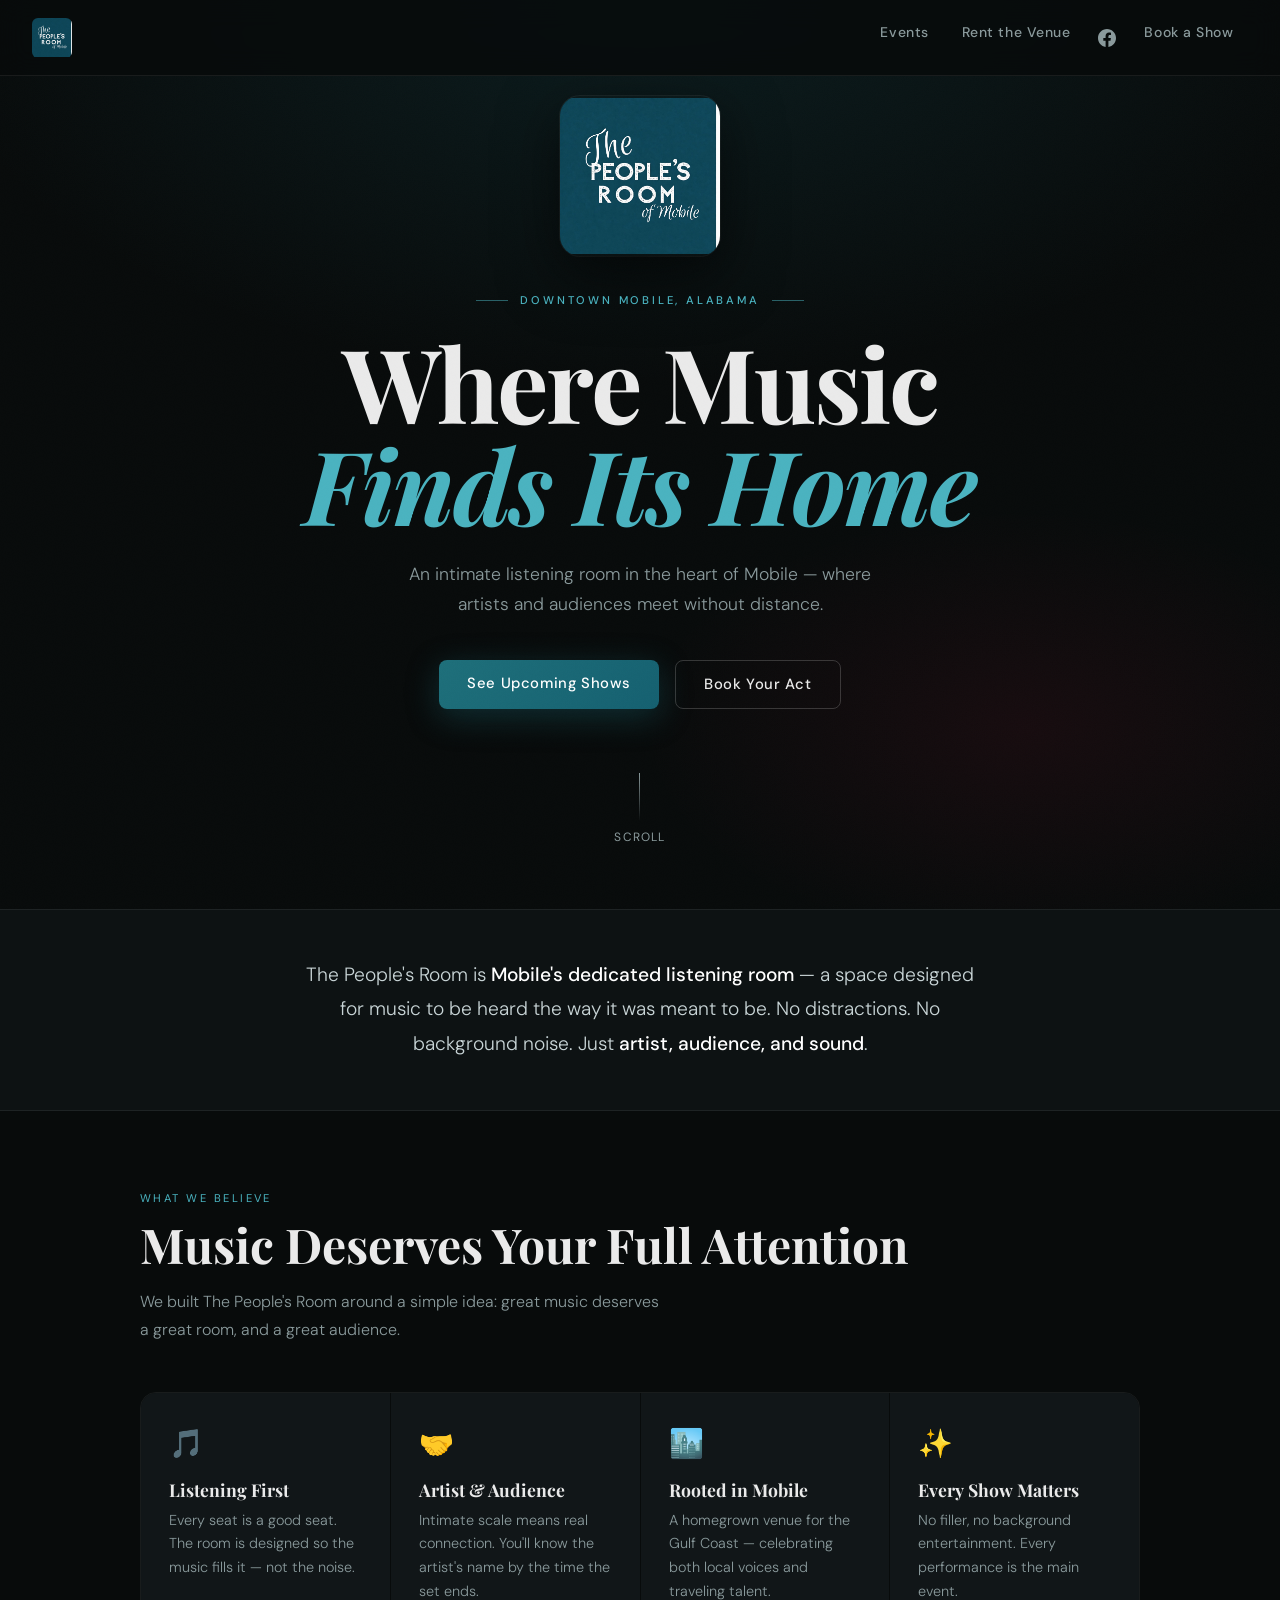
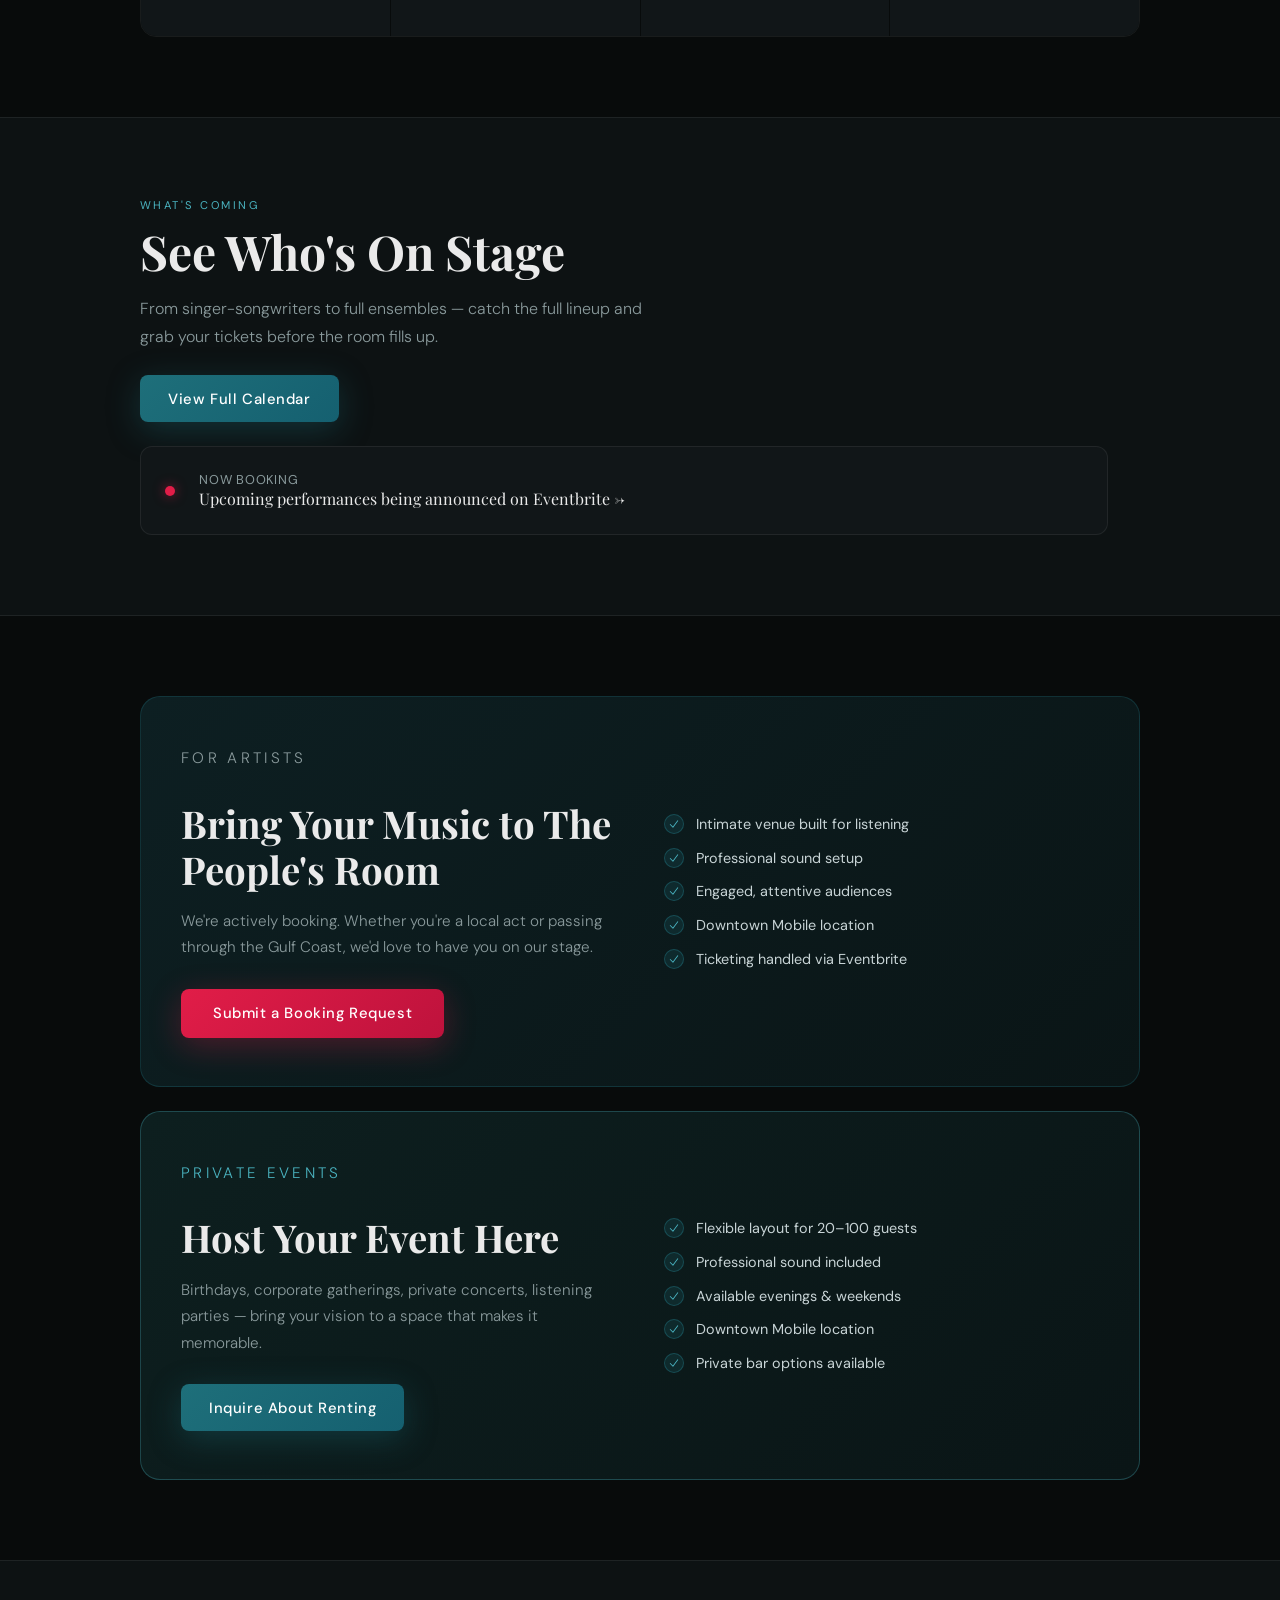
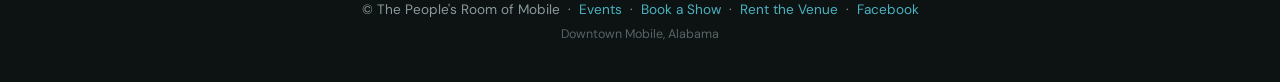
<file: index.html>
<!DOCTYPE html>
<html lang="en">
<head>
  <meta charset="UTF-8" />
  <meta name="viewport" content="width=device-width, initial-scale=1.0"/>
  <link rel="stylesheet" href="styles.css">
  <title>The People's Room of Mobile</title>
</head>
<body>

<nav>
  <a href="index.html" class="nav-logo">
    <img src="[data-uri]" alt="The People's Room of Mobile" class="nav-logo-img">
  </a>
  <ul class="nav-links">
    <li><a href="events.html">Events</a></li>
    <li><a href="venue.html">Rent the Venue</a></li>
    <li><a href="https://www.facebook.com/ThePeoplesRoomMobile" target="_blank" rel="noopener" aria-label="Facebook" class="icon-link"><svg xmlns="http://www.w3.org/2000/svg" width="18" height="18" viewBox="0 0 24 24" fill="currentColor" style="display:block;"><path d="M24 12.073C24 5.405 18.627 0 12 0S0 5.405 0 12.073C0 18.1 4.388 23.094 10.125 24v-8.437H7.078v-3.49h3.047V9.41c0-3.025 1.792-4.697 4.533-4.697 1.312 0 2.686.235 2.686.235v2.97h-1.513c-1.491 0-1.956.93-1.956 1.886v2.268h3.328l-.532 3.49h-2.796V24C19.612 23.094 24 18.1 24 12.073z"/></svg></a></li>
    <li><a href="booking.html" class="cta">Book a Show</a></li>
  </ul>
</nav>

<!-- HERO -->
<section class="hero">
  <div style="margin-bottom:2rem;animation:fadeUp 0.7s ease both;">
    <img src="[data-uri]" alt="The People's Room of Mobile"
         style="width:160px;height:160px;object-fit:contain;border-radius:20px;
                box-shadow:0 20px 60px rgba(0,0,0,0.6),0 0 0 1px rgba(255,255,255,0.07);">
  </div>
  <div class="hero-eyebrow">Downtown Mobile, Alabama</div>
  <h1>Where Music<br><em>Finds Its Home</em></h1>
  <p class="hero-sub">An intimate listening room in the heart of Mobile — where artists and audiences meet without distance.</p>
  <div class="hero-actions">
    <a href="events.html" class="btn-primary">See Upcoming Shows</a>
    <a href="booking.html" class="btn-ghost">Book Your Act</a>
  </div>
  <div class="scroll-hint">
    <div class="scroll-line"></div>
    scroll
  </div>
</section>

<!-- ABOUT -->
<div class="about-strip">
  <p>The People's Room is <strong>Mobile's dedicated listening room</strong> — a space designed for music to be heard the way it was meant to be. No distractions. No background noise. Just <strong>artist, audience, and sound</strong>.</p>
</div>

<!-- PILLARS -->
<section class="pillars">
  <div class="section-inner">
    <p class="section-label reveal">What We Believe</p>
    <h2 class="section-title reveal">Music Deserves Your Full Attention</h2>
    <p class="section-desc reveal">We built The People's Room around a simple idea: great music deserves a great room, and a great audience.</p>
    <div class="pillars-grid">
      <div class="pillar reveal">
        <span class="pillar-icon">🎵</span>
        <h3>Listening First</h3>
        <p>Every seat is a good seat. The room is designed so the music fills it — not the noise.</p>
      </div>
      <div class="pillar reveal">
        <span class="pillar-icon">🤝</span>
        <h3>Artist &amp; Audience</h3>
        <p>Intimate scale means real connection. You'll know the artist's name by the time the set ends.</p>
      </div>
      <div class="pillar reveal">
        <span class="pillar-icon">🏙️</span>
        <h3>Rooted in Mobile</h3>
        <p>A homegrown venue for the Gulf Coast — celebrating both local voices and traveling talent.</p>
      </div>
      <div class="pillar reveal">
        <span class="pillar-icon">✨</span>
        <h3>Every Show Matters</h3>
        <p>No filler, no background entertainment. Every performance is the main event.</p>
      </div>
    </div>
  </div>
</section>

<!-- EVENTS CTA -->
<section class="events-cta">
  <div class="events-cta-inner section-inner">
    <div>
      <p class="section-label reveal">What's Coming</p>
      <h2 class="section-title reveal">See Who's On Stage</h2>
      <p class="section-desc reveal" style="margin-bottom:1.5rem;">From singer-songwriters to full ensembles — catch the full lineup and grab your tickets before the room fills up.</p>
      <div class="reveal"><a href="events.html" class="btn-primary">View Full Calendar</a></div>
      <a href="events.html" class="event-preview reveal">
        <span class="event-dot"></span>
        <div class="event-info">
          <p>Now Booking</p>
          <strong>Upcoming performances being announced on Eventbrite →</strong>
        </div>
      </a>
    </div>
  </div>
</section>

<!-- BOOKING CALLOUT -->
<section class="booking-callout">
  <div class="section-inner" style="display:flex;flex-direction:column;gap:1.5rem;">

    <div class="booking-card reveal">
      <div>
        <p class="section-label">For Artists</p>
        <h2>Bring Your Music to The People's Room</h2>
        <p>We're actively booking. Whether you're a local act or passing through the Gulf Coast, we'd love to have you on our stage.</p>
        <a href="booking.html" class="btn-red">Submit a Booking Request</a>
      </div>
      <ul class="booking-perks">
        <li>Intimate venue built for listening</li>
        <li>Professional sound setup</li>
        <li>Engaged, attentive audiences</li>
        <li>Downtown Mobile location</li>
        <li>Ticketing handled via Eventbrite</li>
      </ul>
    </div>

    <div class="booking-card reveal" style="border-color:rgba(74,179,192,0.3);background:linear-gradient(135deg,#0d1f1f,#0a1516);">
      <div>
        <p class="section-label" style="color:var(--teal-light);">Private Events</p>
        <h2>Host Your Event Here</h2>
        <p>Birthdays, corporate gatherings, private concerts, listening parties — bring your vision to a space that makes it memorable.</p>
        <a href="venue.html" class="btn-primary">Inquire About Renting</a>
      </div>
      <ul class="booking-perks">
        <li>Flexible layout for 20–100 guests</li>
        <li>Professional sound included</li>
        <li>Available evenings &amp; weekends</li>
        <li>Downtown Mobile location</li>
        <li>Private bar options available</li>
      </ul>
    </div>

  </div>
</section>

<footer>
  <p>
    © The People's Room of Mobile &nbsp;·&nbsp;
    <a href="events.html">Events</a> &nbsp;·&nbsp;
    <a href="booking.html">Book a Show</a> &nbsp;·&nbsp;
    <a href="venue.html">Rent the Venue</a> &nbsp;·&nbsp;
    <a href="https://www.facebook.com/ThePeoplesRoomMobile" target="_blank" rel="noopener">Facebook</a>
  </p>
  <p style="margin-top:0.5rem;font-size:0.78rem;opacity:0.6;">Downtown Mobile, Alabama</p>
</footer>

<script>
  const reveals = document.querySelectorAll('.reveal');
  const io = new IntersectionObserver((entries) => {
    entries.forEach(e => {
      if (e.isIntersecting) { e.target.classList.add('visible'); io.unobserve(e.target); }
    });
  }, { threshold: 0.12 });
  reveals.forEach(el => io.observe(el));
</script>

</body>
</html>
</file>
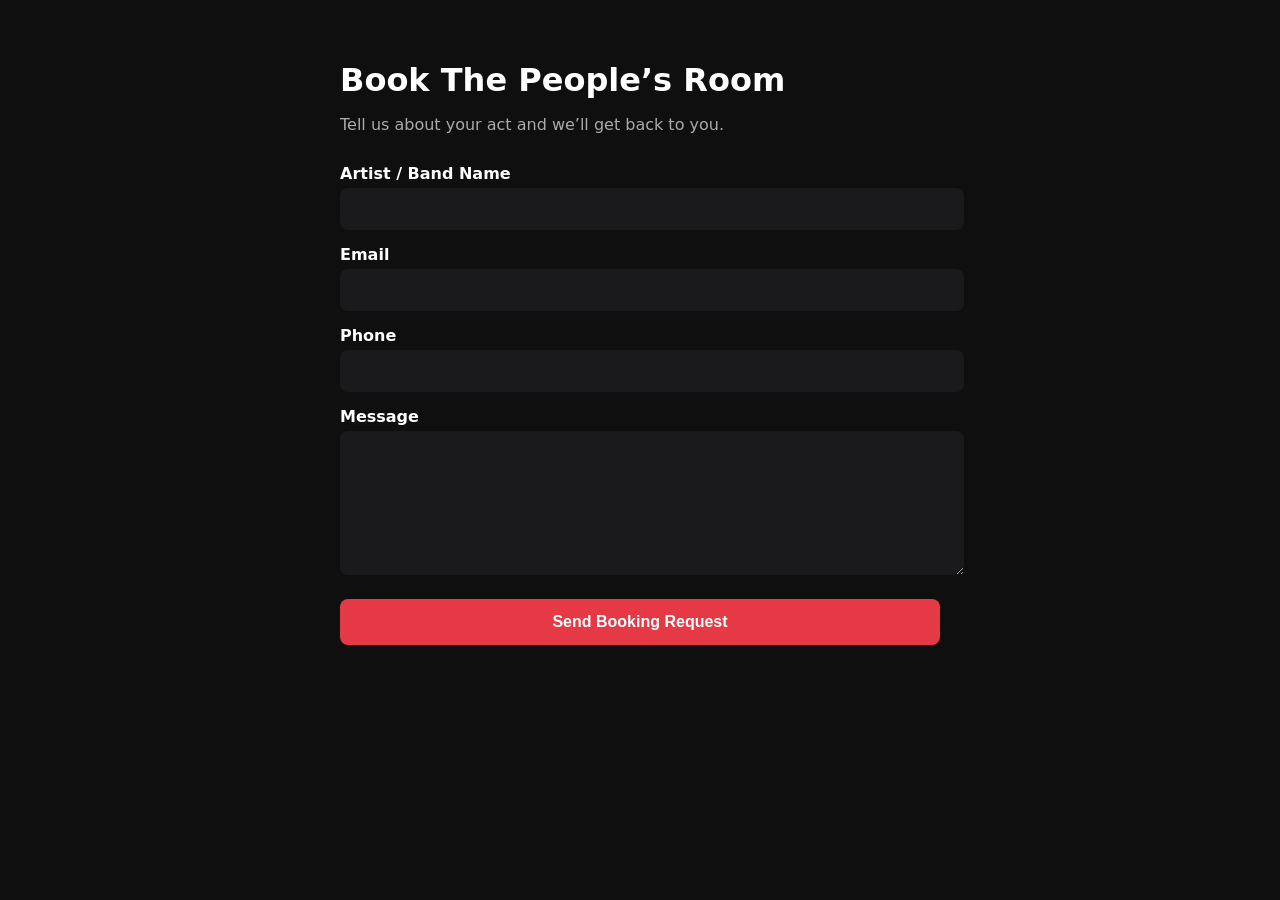
<file: booking.html>
<!DOCTYPE html>
<html lang="en">
<head>
  <meta charset="UTF-8" />
  <title>Book The People’s Room</title>
  <meta name="viewport" content="width=device-width, initial-scale=1.0" />

  <style>
    body {
      font-family: system-ui, -apple-system, Segoe UI, Roboto, sans-serif;
      background: #0f0f10;
      color: #fff;
      margin: 0;
      padding: 40px 20px;
    }

    .container {
      max-width: 600px;
      margin: auto;
    }

    h1 {
      margin-bottom: 10px;
    }

    p {
      color: #aaa;
      margin-bottom: 30px;
    }

    label {
      display: block;
      margin: 15px 0 5px;
      font-weight: 600;
    }

    input, textarea {
      width: 100%;
      padding: 12px;
      border-radius: 8px;
      border: none;
      background: #1a1a1d;
      color: #fff;
      font-size: 16px;
    }

    textarea {
      min-height: 120px;
      resize: vertical;
    }

    button {
      margin-top: 20px;
      width: 100%;
      padding: 14px;
      background: #e63946;
      border: none;
      border-radius: 8px;
      font-size: 16px;
      font-weight: 700;
      color: #fff;
      cursor: pointer;
    }

    button:hover {
      background: #ff4d5d;
    }

    .status {
      margin-top: 15px;
      font-size: 14px;
      color: #bbb;
    }

    .success { color: #4caf50; }
    .error { color: #ff6b6b; }
  </style>
</head>
<body>
  <div class="container">
    <h1>Book The People’s Room</h1>
    <p>Tell us about your act and we’ll get back to you.</p>

    <form id="bookingForm">
      <label>Artist / Band Name</label>
      <input type="text" name="artistName" required />

      <label>Email</label>
      <input type="email" name="email" required />

      <label>Phone</label>
      <input type="tel" name="phone" />

      <label>Message</label>
      <textarea name="message"></textarea>

      <button type="submit">Send Booking Request</button>
      <div class="status" id="status"></div>
    </form>
  </div>

  <script>
    const WORKER_URL =
      "https://peoplesroomshows.therealstevenmann.workers.dev";

    const form = document.getElementById("bookingForm");
    const status = document.getElementById("status");

    form.addEventListener("submit", async (e) => {
      e.preventDefault();
      status.textContent = "Sending…";
      status.className = "status";

      const formData = new FormData(form);

      const payload = {
        artistName: formData.get("artistName"),
        email: formData.get("email"),
        phone: formData.get("phone"),
        message: formData.get("message"),
      };

      try {
        const res = await fetch(WORKER_URL, {
          method: "POST",
          headers: { "Content-Type": "application/json" },
          body: JSON.stringify(payload),
        });

        if (res.ok) {
          status.textContent = "Request sent! We’ll be in touch soon.";
          status.className = "status success";
          form.reset();
        } else {
          throw new Error("Server error");
        }
      } catch (err) {
        status.textContent =
          "Something went wrong. Please try again later.";
        status.className = "status error";
      }
    });
  </script>
</body>
</html>
</file>
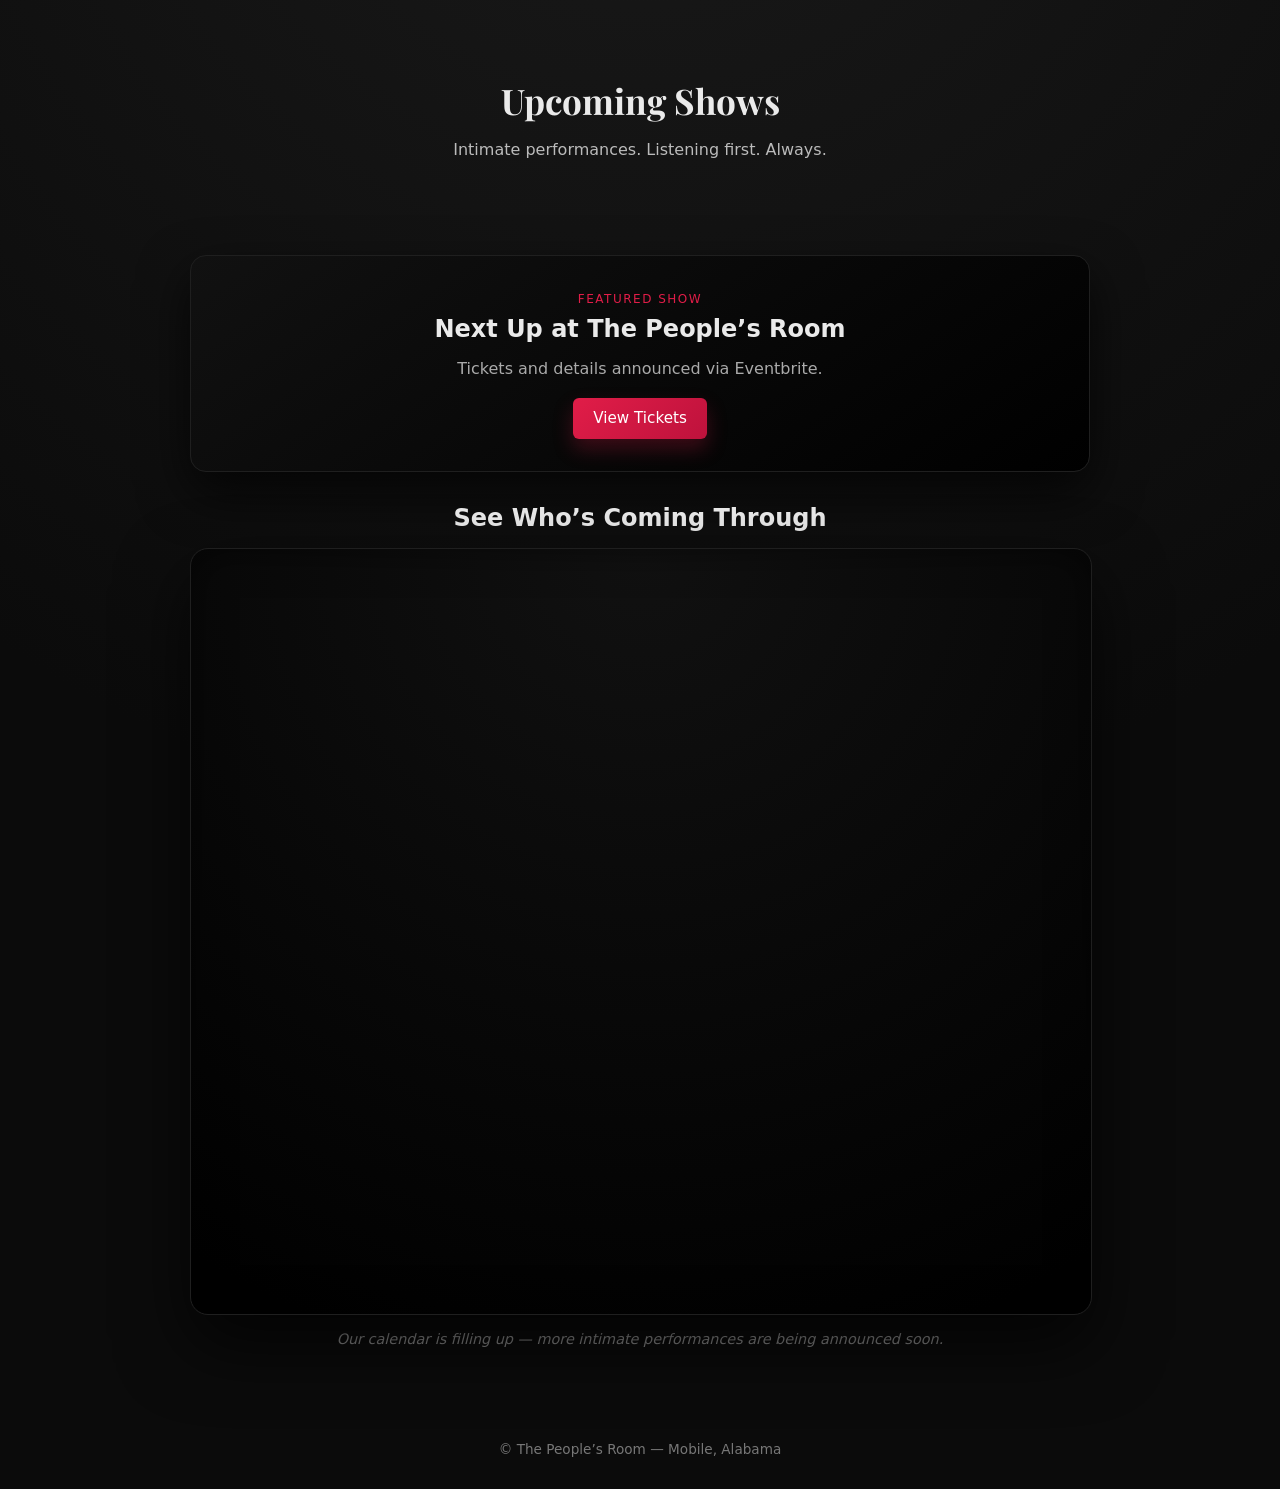
<file: events.html>
<!DOCTYPE html>
<html lang="en">
<head>
<meta charset="UTF-8" />
<meta name="viewport" content="width=device-width, initial-scale=1.0"/>
<title>Upcoming Events | The People’s Room</title>

<!-- Optional elegant serif -->
<link href="https://fonts.googleapis.com/css2?family=Playfair+Display:wght@600&display=swap" rel="stylesheet">

<style>
/* =============================
   GLOBAL
============================= */
body {
  margin: 0;
  font-family: system-ui, -apple-system, sans-serif;
  color: #eaeaea;
  background:
    radial-gradient(circle at 50% -20%, #1a1a1a, transparent 60%),
    #0b0b0b;
}

/* =============================
   HERO
============================= */
.hero {
  text-align: center;
  padding: 3rem 1.5rem 2rem;
}

.hero h1 {
  font-family: "Playfair Display", serif;
  font-size: 2.2rem;
  margin-bottom: 0.5rem;
}

.hero p {
  color: #bbb;
}

/* =============================
   CONTAINER
============================= */
.container {
  max-width: 900px;
  margin: auto;
  padding: 1rem 1.25rem 3rem;
}

/* =============================
   FEATURED SHOW
============================= */
.featured-show {
  margin: 2rem 0;
}

.featured-card {
  background: linear-gradient(145deg, #111, #000);
  border: 1px solid #1f1f1f;
  padding: 2rem;
  border-radius: 16px;
  text-align: center;
  box-shadow: 0 20px 50px rgba(0,0,0,0.7);
}

.featured-card .label {
  font-size: 0.75rem;
  letter-spacing: 1.5px;
  color: #e11d48;
  text-transform: uppercase;
}

.featured-card h2 {
  margin: 0.5rem 0 0.25rem;
}

.featured-meta {
  color: #aaa;
  margin-bottom: 1.25rem;
}

/* =============================
   BUTTON
============================= */
.btn {
  display: inline-block;
  padding: 0.7rem 1.25rem;
  background: linear-gradient(135deg, #e11d48, #be123c);
  color: #fff;
  text-decoration: none;
  border-radius: 6px;
  font-size: 0.95rem;
  box-shadow: 0 10px 20px rgba(225, 29, 72, 0.25);
  transition: all 0.2s ease;
}

.btn:hover {
  transform: translateY(-2px);
  box-shadow: 0 18px 40px rgba(225, 29, 72, 0.35);
}

/* =============================
   SECTION TITLE
============================= */
.section-title {
  margin: 2rem 0 1rem;
  text-align: center;
  font-weight: 600;
}

/* =============================
   CALENDAR WRAPPER
============================= */
.calendar-wrapper {
  position: relative;
  width: 100%;
  padding-bottom: 85%;
  height: 0;
  overflow: hidden;
  border-radius: 18px;
  background: radial-gradient(circle at top, #111, #000);
  border: 1px solid #1f1f1f;
  box-shadow:
    inset 0 0 40px rgba(0,0,0,0.5),
    0 30px 70px rgba(0,0,0,0.7);
}

.calendar-wrapper iframe {
  position: absolute;
  width: 100%;
  height: 100%;
  border: none;
}

/* =============================
   EMPTY STATE
============================= */
.calendar-note {
  margin-top: 1rem;
  text-align: center;
  color: #888;
  font-size: 0.9rem;
  font-style: italic;
}

/* =============================
   FOOTER
============================= */
.footer {
  text-align: center;
  padding: 2rem 1rem;
  color: #777;
  font-size: 0.85rem;
}
</style>
</head>

<body>

<!-- =============================
     HERO
============================= -->
<section class="hero">
  <h1>Upcoming Shows</h1>
  <p>Intimate performances. Listening first. Always.</p>
</section>

<div class="container">

  <!-- =============================
       FEATURED SHOW
  ============================= -->
  <section class="featured-show">
    <div class="featured-card">
      <span class="label">Featured Show</span>
      <h2>Next Up at The People’s Room</h2>
      <p class="featured-meta">
        Tickets and details announced via Eventbrite.
      </p>
      <a class="btn" href="https://www.eventbrite.com/o/20260023323" target="_blank">
        View Tickets
      </a>
    </div>
  </section>

  <!-- =============================
       CALENDAR TITLE
  ============================= -->
  <h2 class="section-title">See Who’s Coming Through</h2>

  <!-- =============================
       GOOGLE CALENDAR
  ============================= -->
  <div class="calendar-wrapper">
    <iframe src="https://calendar.google.com/calendar/embed?src=thepeoplesroomofmobile%40gmail.com&ctz=America%2FChicago" style="border: 0" width="800" height="600" frameborder="0" scrolling="no"></iframe>
  </div>

  <p class="calendar-note">
    Our calendar is filling up — more intimate performances are being announced soon.
  </p>

</div>

<!-- =============================
     FOOTER
============================= -->
<footer class="footer">
  © The People’s Room — Mobile, Alabama
</footer>

</body>
</html>
</file>
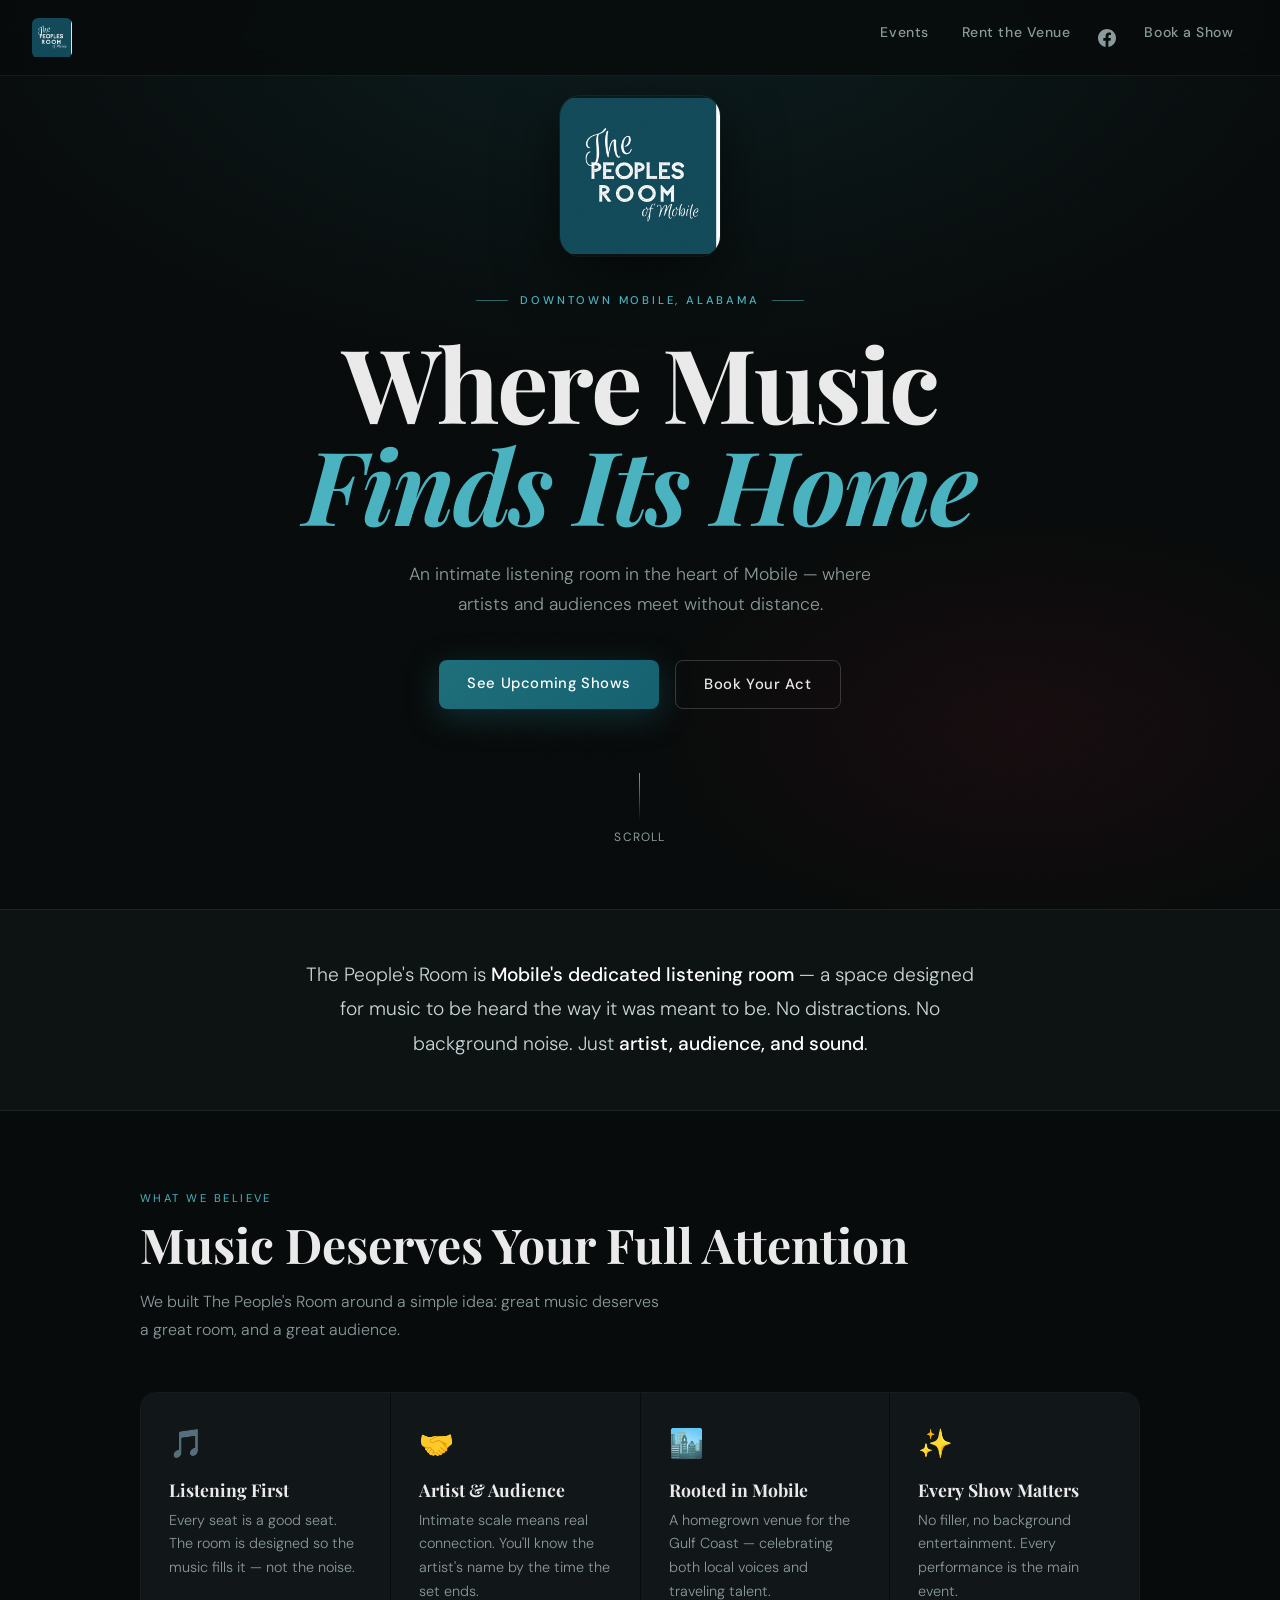
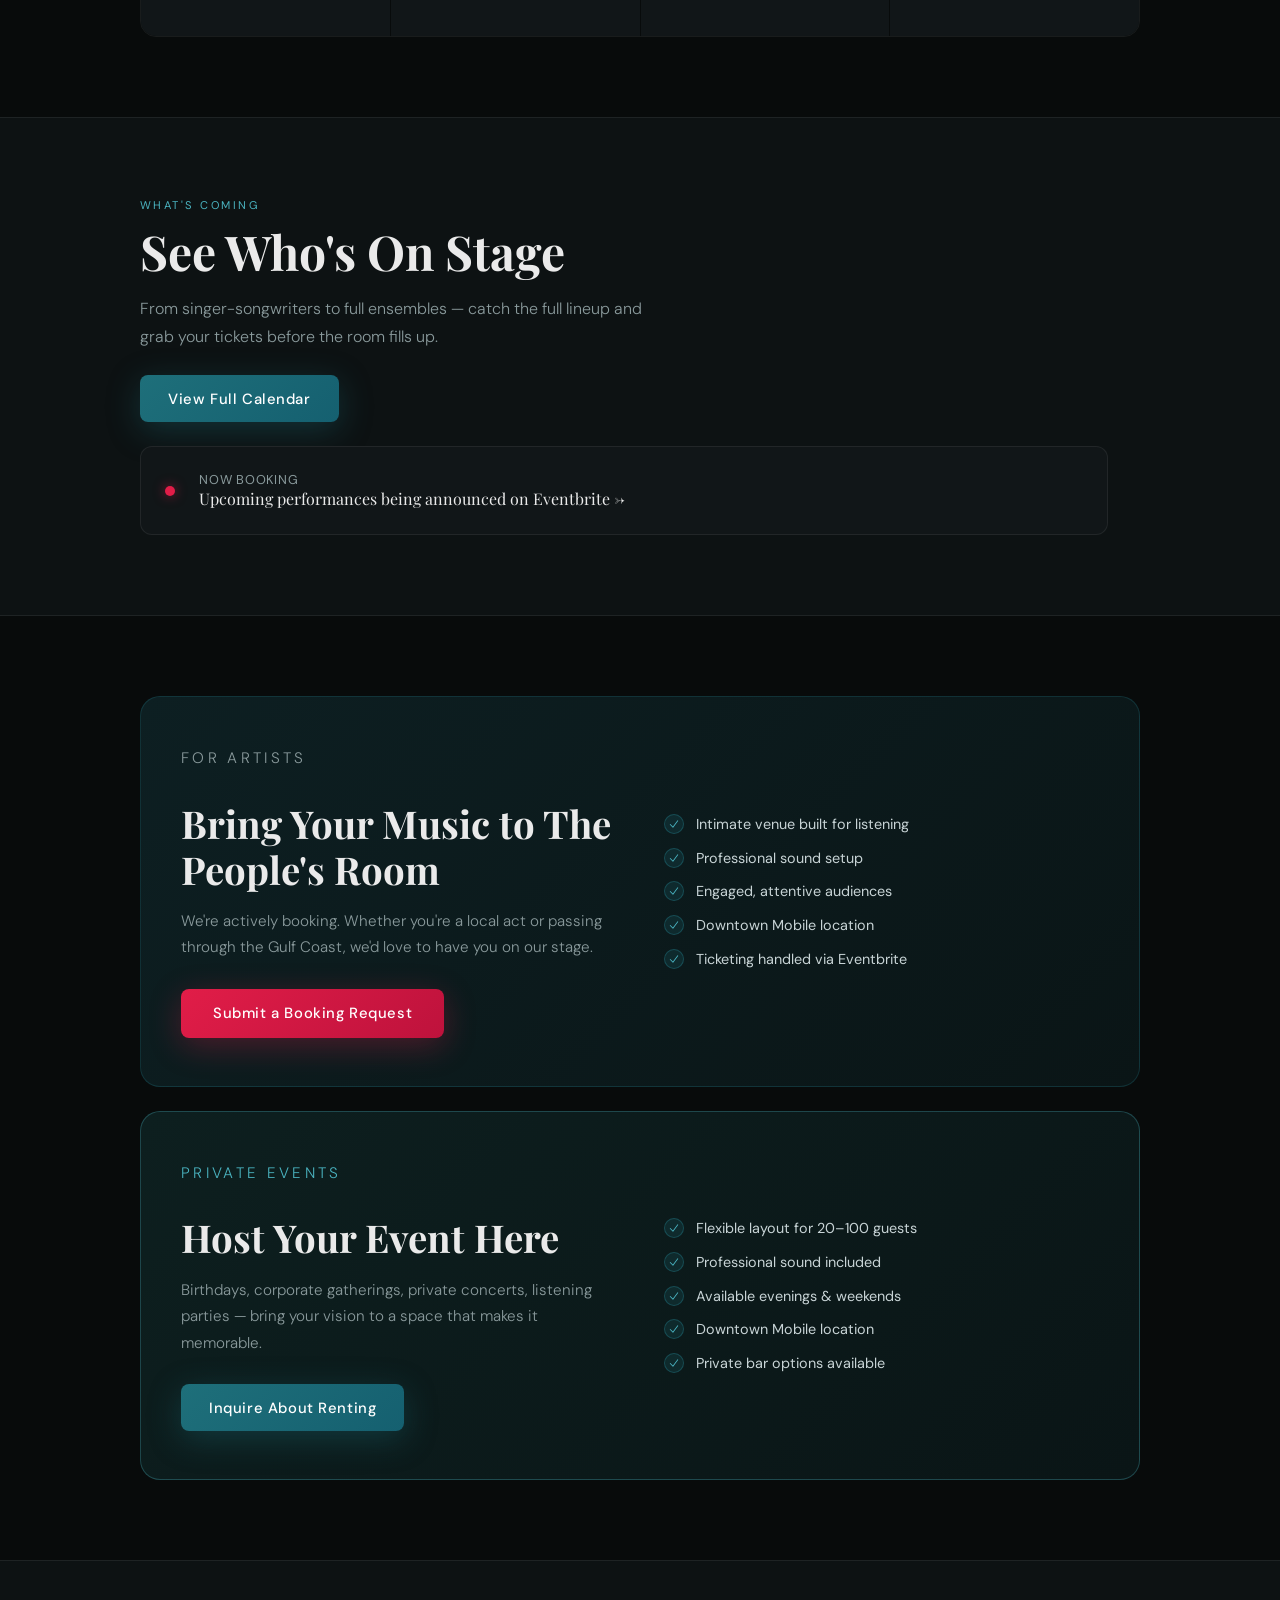
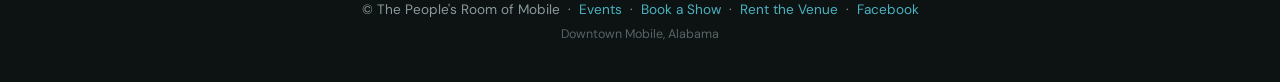
<file: index-old.html>
<!DOCTYPE html>
<html lang="en">
<head>
  <meta charset="UTF-8" />
  <meta name="viewport" content="width=device-width, initial-scale=1.0"/>
  <link rel="stylesheet" href="styles.css">
  <title>The People's Room of Mobile</title>
</head>
<body>

<nav>
  <a href="index.html" class="nav-logo">
    <img src="[data-uri]" alt="The People's Room of Mobile" class="nav-logo-img">
  </a>
  <ul class="nav-links">
    <li><a href="events.html">Events</a></li>
    <li><a href="venue.html">Rent the Venue</a></li>
    <li><a href="https://www.facebook.com/ThePeoplesRoomMobile" target="_blank" rel="noopener" aria-label="Facebook" class="icon-link"><svg xmlns="http://www.w3.org/2000/svg" width="18" height="18" viewBox="0 0 24 24" fill="currentColor" style="display:block;"><path d="M24 12.073C24 5.405 18.627 0 12 0S0 5.405 0 12.073C0 18.1 4.388 23.094 10.125 24v-8.437H7.078v-3.49h3.047V9.41c0-3.025 1.792-4.697 4.533-4.697 1.312 0 2.686.235 2.686.235v2.97h-1.513c-1.491 0-1.956.93-1.956 1.886v2.268h3.328l-.532 3.49h-2.796V24C19.612 23.094 24 18.1 24 12.073z"/></svg></a></li>
    <li><a href="booking.html" class="cta">Book a Show</a></li>
  </ul>
</nav>

<!-- HERO -->
<section class="hero">
  <div style="margin-bottom:2rem;animation:fadeUp 0.7s ease both;">
    <img src="[data-uri]" alt="The People's Room of Mobile"
         style="width:160px;height:160px;object-fit:contain;border-radius:20px;
                box-shadow:0 20px 60px rgba(0,0,0,0.6),0 0 0 1px rgba(255,255,255,0.07);">
  </div>
  <div class="hero-eyebrow">Downtown Mobile, Alabama</div>
  <h1>Where Music<br><em>Finds Its Home</em></h1>
  <p class="hero-sub">An intimate listening room in the heart of Mobile — where artists and audiences meet without distance.</p>
  <div class="hero-actions">
    <a href="events.html" class="btn-primary">See Upcoming Shows</a>
    <a href="booking.html" class="btn-ghost">Book Your Act</a>
  </div>
  <div class="scroll-hint">
    <div class="scroll-line"></div>
    scroll
  </div>
</section>

<!-- ABOUT -->
<div class="about-strip">
  <p>The People's Room is <strong>Mobile's dedicated listening room</strong> — a space designed for music to be heard the way it was meant to be. No distractions. No background noise. Just <strong>artist, audience, and sound</strong>.</p>
</div>

<!-- PILLARS -->
<section class="pillars">
  <div class="section-inner">
    <p class="section-label reveal">What We Believe</p>
    <h2 class="section-title reveal">Music Deserves Your Full Attention</h2>
    <p class="section-desc reveal">We built The People's Room around a simple idea: great music deserves a great room, and a great audience.</p>
    <div class="pillars-grid">
      <div class="pillar reveal">
        <span class="pillar-icon">🎵</span>
        <h3>Listening First</h3>
        <p>Every seat is a good seat. The room is designed so the music fills it — not the noise.</p>
      </div>
      <div class="pillar reveal">
        <span class="pillar-icon">🤝</span>
        <h3>Artist &amp; Audience</h3>
        <p>Intimate scale means real connection. You'll know the artist's name by the time the set ends.</p>
      </div>
      <div class="pillar reveal">
        <span class="pillar-icon">🏙️</span>
        <h3>Rooted in Mobile</h3>
        <p>A homegrown venue for the Gulf Coast — celebrating both local voices and traveling talent.</p>
      </div>
      <div class="pillar reveal">
        <span class="pillar-icon">✨</span>
        <h3>Every Show Matters</h3>
        <p>No filler, no background entertainment. Every performance is the main event.</p>
      </div>
    </div>
  </div>
</section>

<!-- EVENTS CTA -->
<section class="events-cta">
  <div class="events-cta-inner section-inner">
    <div>
      <p class="section-label reveal">What's Coming</p>
      <h2 class="section-title reveal">See Who's On Stage</h2>
      <p class="section-desc reveal" style="margin-bottom:1.5rem;">From singer-songwriters to full ensembles — catch the full lineup and grab your tickets before the room fills up.</p>
      <div class="reveal"><a href="events.html" class="btn-primary">View Full Calendar</a></div>
      <a href="events.html" class="event-preview reveal">
        <span class="event-dot"></span>
        <div class="event-info">
          <p>Now Booking</p>
          <strong>Upcoming performances being announced on Eventbrite →</strong>
        </div>
      </a>
    </div>
  </div>
</section>

<!-- BOOKING CALLOUT -->
<section class="booking-callout">
  <div class="section-inner" style="display:flex;flex-direction:column;gap:1.5rem;">

    <div class="booking-card reveal">
      <div>
        <p class="section-label">For Artists</p>
        <h2>Bring Your Music to The People's Room</h2>
        <p>We're actively booking. Whether you're a local act or passing through the Gulf Coast, we'd love to have you on our stage.</p>
        <a href="booking.html" class="btn-red">Submit a Booking Request</a>
      </div>
      <ul class="booking-perks">
        <li>Intimate venue built for listening</li>
        <li>Professional sound setup</li>
        <li>Engaged, attentive audiences</li>
        <li>Downtown Mobile location</li>
        <li>Ticketing handled via Eventbrite</li>
      </ul>
    </div>

    <div class="booking-card reveal" style="border-color:rgba(74,179,192,0.3);background:linear-gradient(135deg,#0d1f1f,#0a1516);">
      <div>
        <p class="section-label" style="color:var(--teal-light);">Private Events</p>
        <h2>Host Your Event Here</h2>
        <p>Birthdays, corporate gatherings, private concerts, listening parties — bring your vision to a space that makes it memorable.</p>
        <a href="venue.html" class="btn-primary">Inquire About Renting</a>
      </div>
      <ul class="booking-perks">
        <li>Flexible layout for 20–100 guests</li>
        <li>Professional sound included</li>
        <li>Available evenings &amp; weekends</li>
        <li>Downtown Mobile location</li>
        <li>Private bar options available</li>
      </ul>
    </div>

  </div>
</section>

<footer>
  <p>
    © The People's Room of Mobile &nbsp;·&nbsp;
    <a href="events.html">Events</a> &nbsp;·&nbsp;
    <a href="booking.html">Book a Show</a> &nbsp;·&nbsp;
    <a href="venue.html">Rent the Venue</a> &nbsp;·&nbsp;
    <a href="https://www.facebook.com/ThePeoplesRoomMobile" target="_blank" rel="noopener">Facebook</a>
  </p>
  <p style="margin-top:0.5rem;font-size:0.78rem;opacity:0.6;">Downtown Mobile, Alabama</p>
</footer>

<script>
  const reveals = document.querySelectorAll('.reveal');
  const io = new IntersectionObserver((entries) => {
    entries.forEach(e => {
      if (e.isIntersecting) { e.target.classList.add('visible'); io.unobserve(e.target); }
    });
  }, { threshold: 0.12 });
  reveals.forEach(el => io.observe(el));
</script>

</body>
</html>
</file>
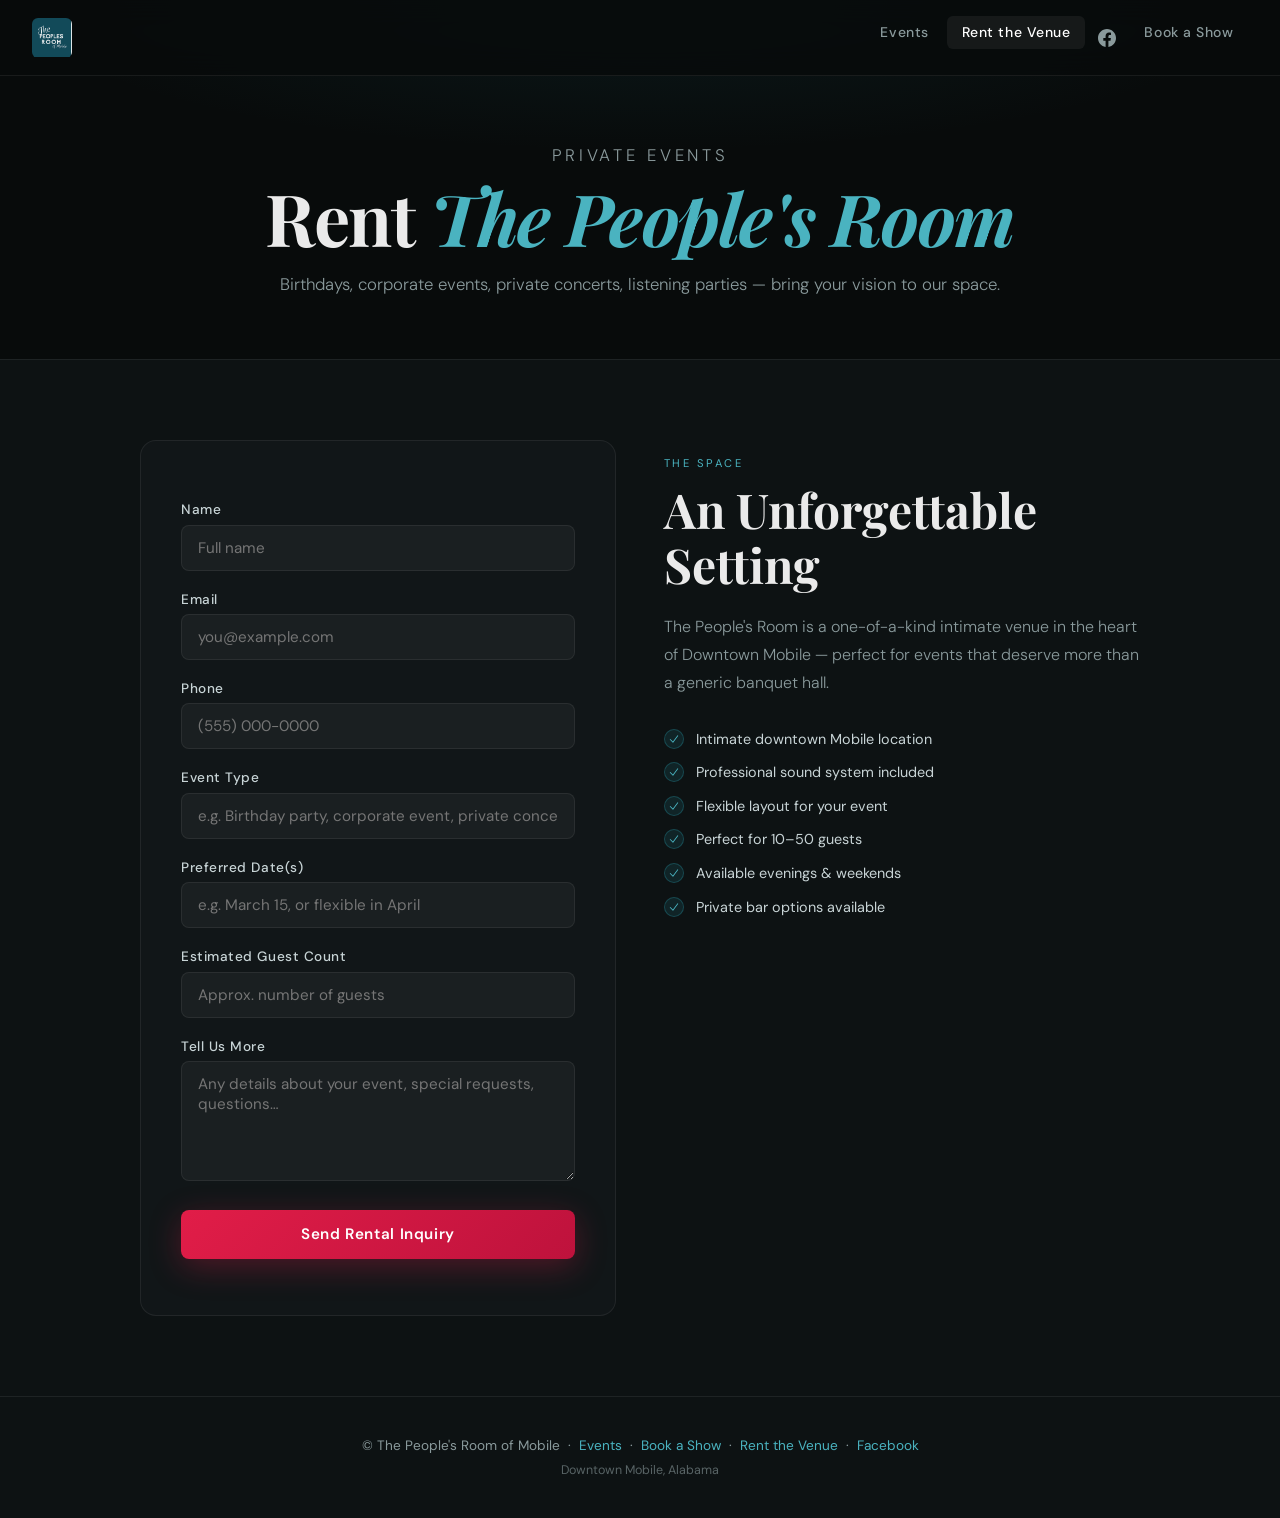
<file: venue-old.html>
<!DOCTYPE html>
<html lang="en">
<head>
  <meta charset="UTF-8" />
  <meta name="viewport" content="width=device-width, initial-scale=1.0"/>
  <link rel="stylesheet" href="styles.css">
  <title>Rent the Venue | The People's Room</title>
</head>
<body>

<nav>
  <a href="index.html" class="nav-logo">
    <img src="[data-uri]" alt="The People's Room of Mobile" class="nav-logo-img">
  </a>
  <ul class="nav-links">
    <li><a href="events.html">Events</a></li>
    <li><a href="venue.html" class="active">Rent the Venue</a></li>
    <li><a href="https://www.facebook.com/ThePeoplesRoomMobile" target="_blank" rel="noopener" aria-label="Facebook" class="icon-link">
      <svg xmlns="http://www.w3.org/2000/svg" width="18" height="18" viewBox="0 0 24 24" fill="currentColor" style="display:block;">
        <path d="M24 12.073C24 5.405 18.627 0 12 0S0 5.405 0 12.073C0 18.1 4.388 23.094 10.125 24v-8.437H7.078v-3.49h3.047V9.41c0-3.025 1.792-4.697 4.533-4.697 1.312 0 2.686.235 2.686.235v2.97h-1.513c-1.491 0-1.956.93-1.956 1.886v2.268h3.328l-.532 3.49h-2.796V24C19.612 23.094 24 18.1 24 12.073z"/>
      </svg>
    </a></li>
    <li><a href="booking.html" class="cta">Book a Show</a></li>
  </ul>
</nav>

<!-- PAGE HERO -->
<div class="page-hero">
  <p class="section-label">Private Events</p>
  <h1>Rent <em>The People's Room</em></h1>
  <p>Birthdays, corporate events, private concerts, listening parties — bring your vision to our space.</p>
</div>

<!-- FORM + INFO -->
<section class="booking-form-section">
  <div class="section-inner" style="display:grid;grid-template-columns:1fr 1fr;gap:3rem;align-items:start;">

    <div class="form-card reveal">
      <form id="venueForm">
        <label>Name</label>
        <input type="text" name="name" required placeholder="Full name" />

        <label>Email</label>
        <input type="email" name="email" required placeholder="you@example.com" />

        <label>Phone</label>
        <input type="tel" name="phone" placeholder="(555) 000-0000" />

        <label>Event Type</label>
        <input type="text" name="eventType" placeholder="e.g. Birthday party, corporate event, private concert…" />

        <label>Preferred Date(s)</label>
        <input type="text" name="dates" placeholder="e.g. March 15, or flexible in April" />

        <label>Estimated Guest Count</label>
        <input type="text" name="guestCount" placeholder="Approx. number of guests" />

        <label>Tell Us More</label>
        <textarea name="message" placeholder="Any details about your event, special requests, questions…"></textarea>

        <button type="submit">Send Rental Inquiry</button>
        <div class="form-status" id="status"></div>
      </form>
    </div>

    <div class="reveal" style="padding-top:1rem;">
      <p class="section-label">The Space</p>
      <h2 class="section-title" style="margin-bottom:1.25rem;">An Unforgettable Setting</h2>
      <p class="section-desc" style="margin-bottom:2rem;">The People's Room is a one-of-a-kind intimate venue in the heart of Downtown Mobile — perfect for events that deserve more than a generic banquet hall.</p>
      <ul class="booking-perks">
        <li>Intimate downtown Mobile location</li>
        <li>Professional sound system included</li>
        <li>Flexible layout for your event</li>
        <li>Perfect for 10–50 guests</li>
        <li>Available evenings &amp; weekends</li>
        <li>Private bar options available</li>
      </ul>
    </div>

  </div>
</section>

<footer>
  <p>
    © The People's Room of Mobile &nbsp;·&nbsp;
    <a href="events.html">Events</a> &nbsp;·&nbsp;
    <a href="booking.html">Book a Show</a> &nbsp;·&nbsp;
    <a href="venue.html">Rent the Venue</a> &nbsp;·&nbsp;
    <a href="https://www.facebook.com/ThePeoplesRoomMobile" target="_blank" rel="noopener">Facebook</a>
  </p>
  <p style="margin-top:0.5rem;font-size:0.78rem;opacity:0.6;">Downtown Mobile, Alabama</p>
</footer>

<script>
  const WORKER_URL = "https://peoplesroomshows.therealstevenmann.workers.dev";
  const form = document.getElementById("venueForm");
  const status = document.getElementById("status");

  form.addEventListener("submit", async (e) => {
    e.preventDefault();
    status.textContent = "Sending…";
    status.className = "form-status";

    const payload = {
      artistName: form.name.value,      // worker uses this for the subject line
      email:      form.email.value,
      phone:      form.phone.value,
      message: [
        form.eventType.value  ? "Event type: "    + form.eventType.value  : "",
        form.dates.value      ? "Preferred dates: "+ form.dates.value      : "",
        form.guestCount.value ? "Guest count: "   + form.guestCount.value  : "",
        form.message.value    ? "\n"              + form.message.value    : "",
      ].filter(Boolean).join("\n"),
      _subject: "New Venue Rental Inquiry: " + form.name.value,
    };

    try {
      const res = await fetch(WORKER_URL, {
        method: "POST",
        headers: { "Content-Type": "application/json" },
        body: JSON.stringify(payload),
      });
      if (res.ok) {
        status.textContent = "Inquiry sent! We'll be in touch soon.";
        status.className = "form-status success";
        form.reset();
      } else { throw new Error(); }
    } catch {
      status.textContent = "Something went wrong. Please try again later.";
      status.className = "form-status error";
    }
  });
</script>

<script>
  const reveals = document.querySelectorAll('.reveal');
  const io = new IntersectionObserver((entries) => {
    entries.forEach(e => {
      if (e.isIntersecting) { e.target.classList.add('visible'); io.unobserve(e.target); }
    });
  }, { threshold: 0.12 });
  reveals.forEach(el => io.observe(el));
</script>

</body>
</html>
</file>
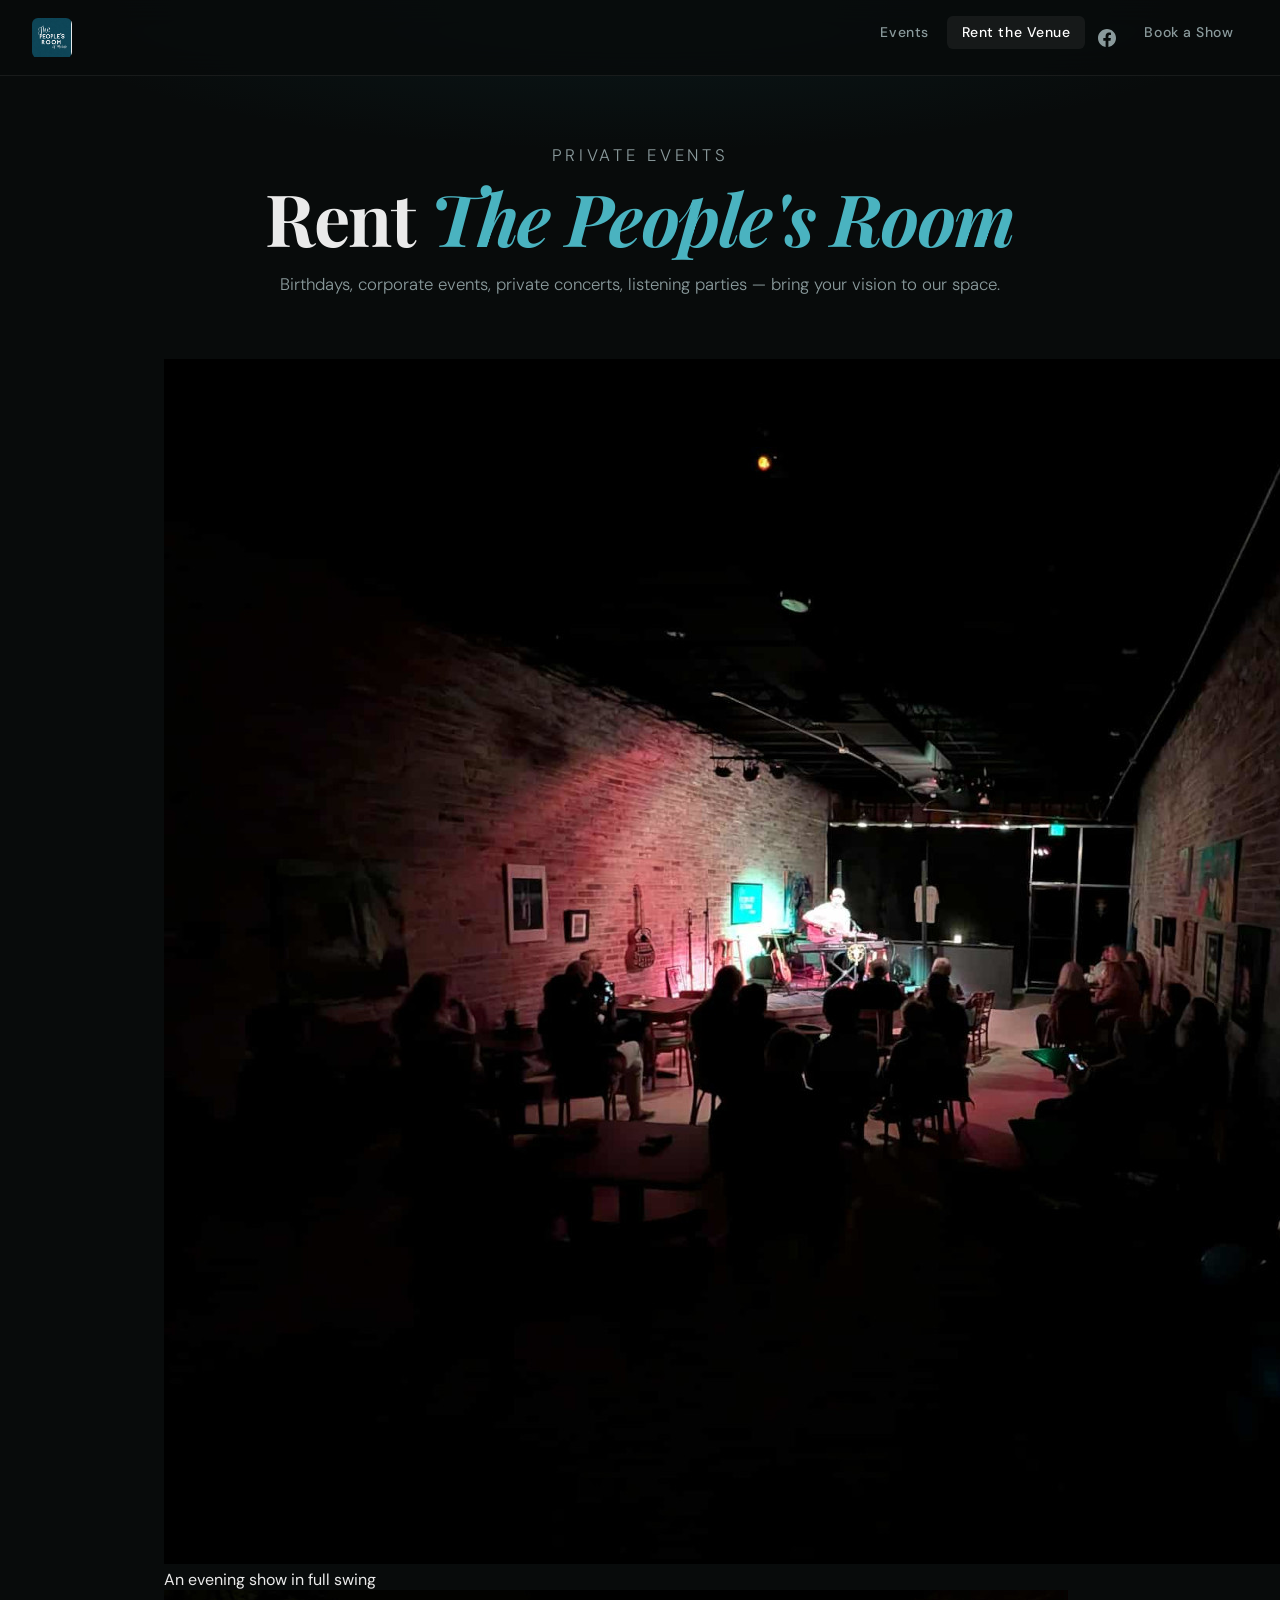
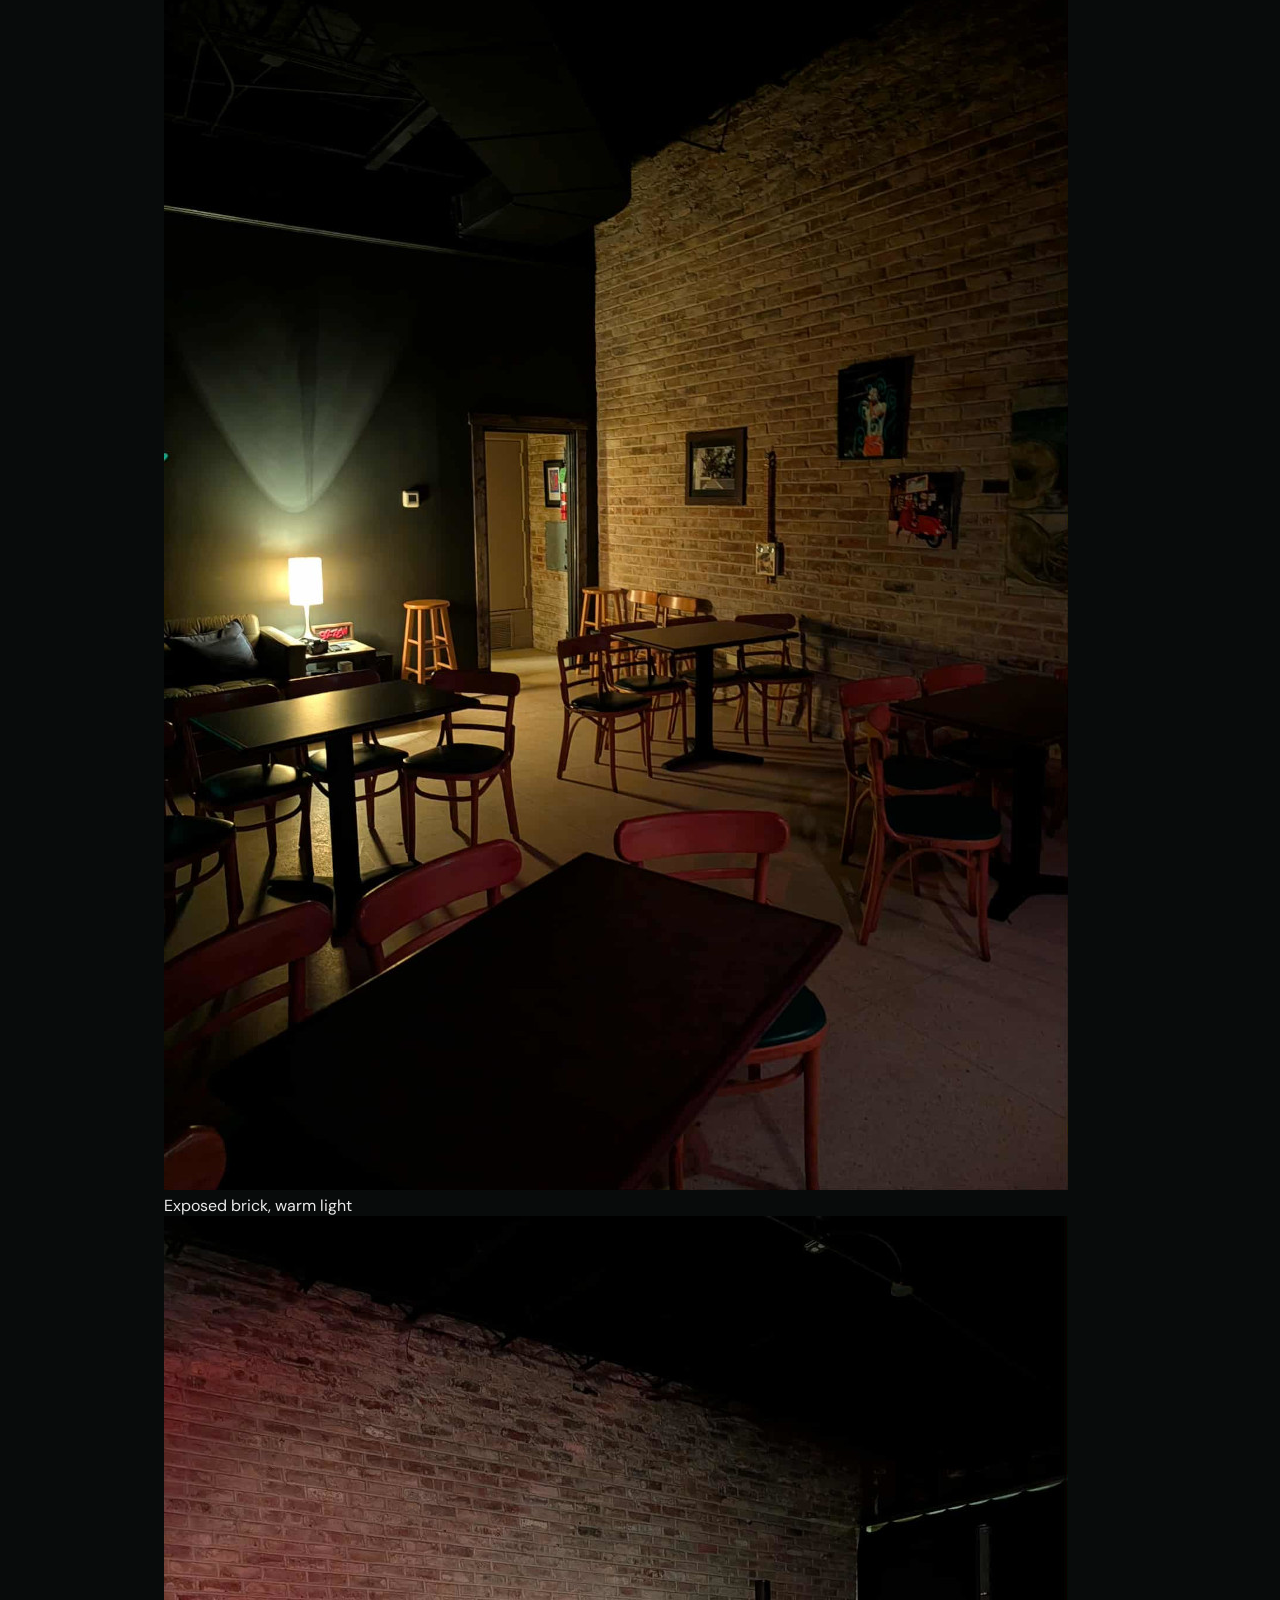
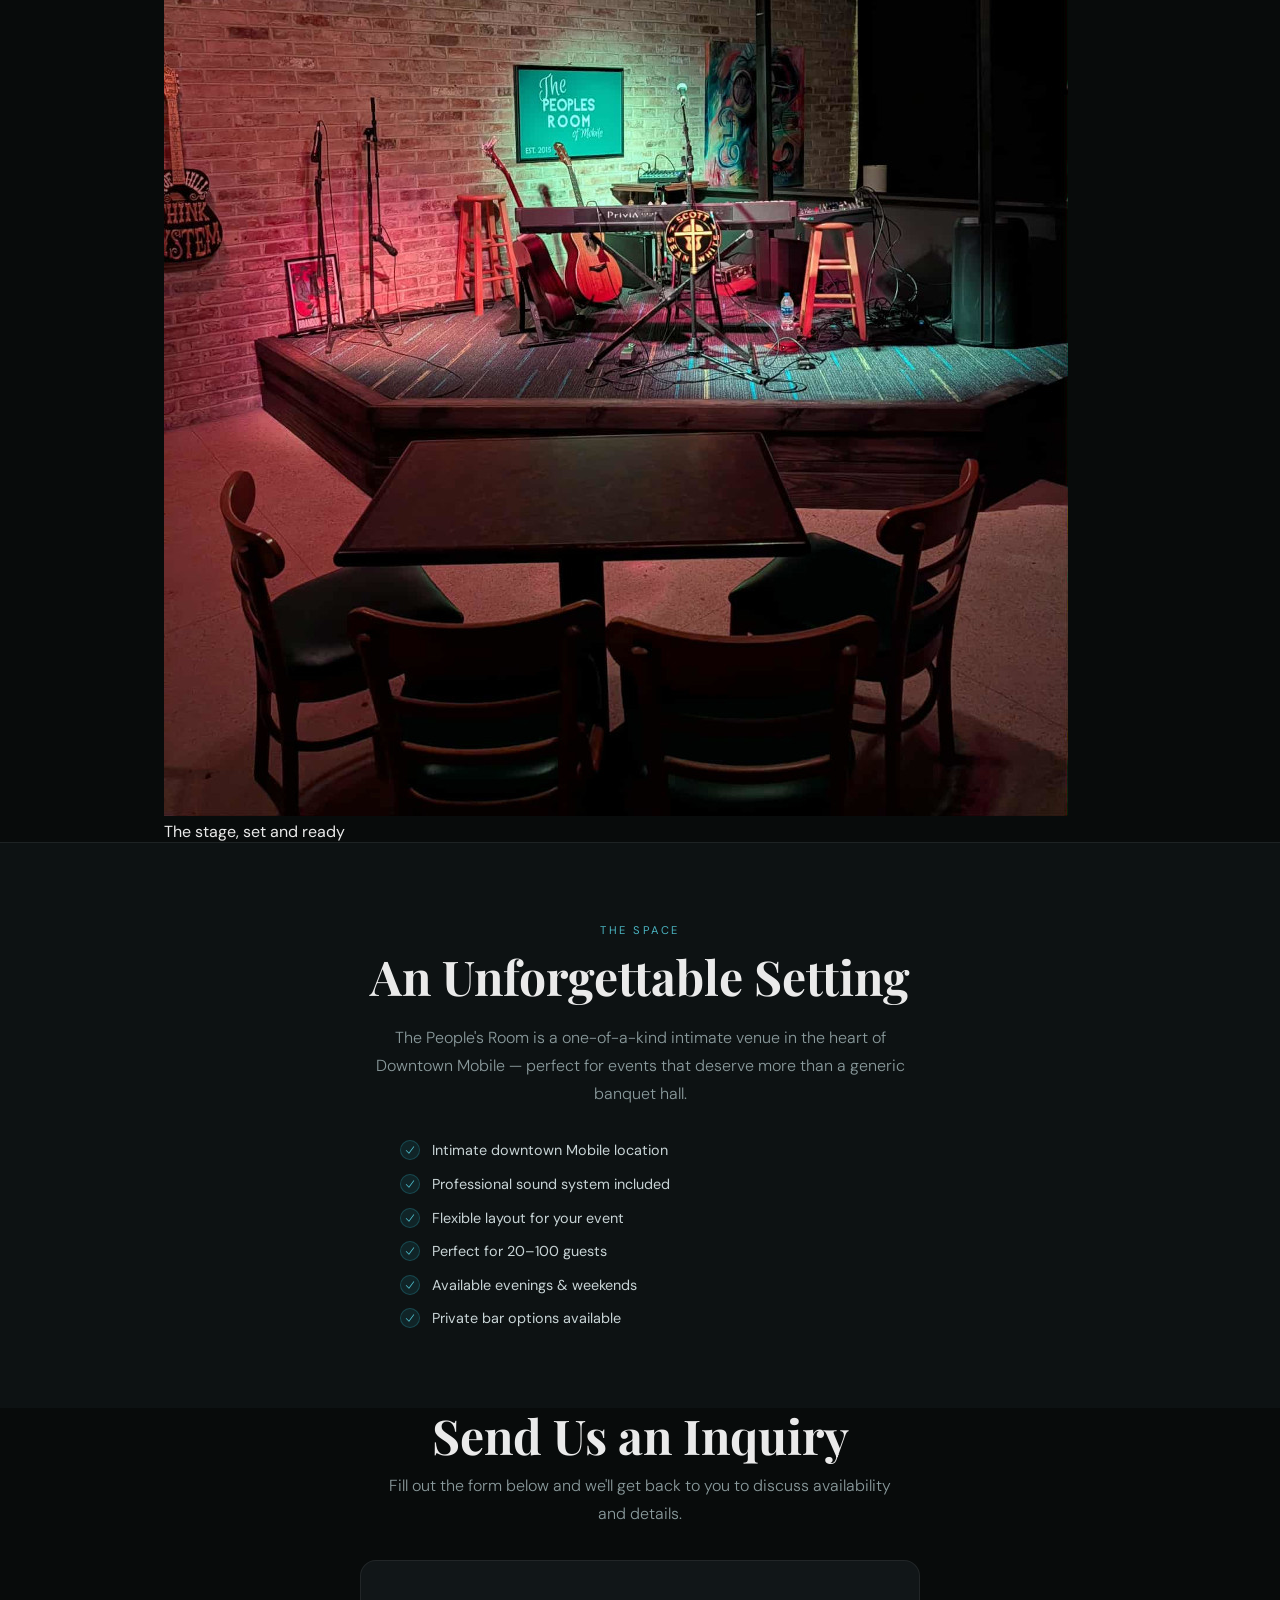
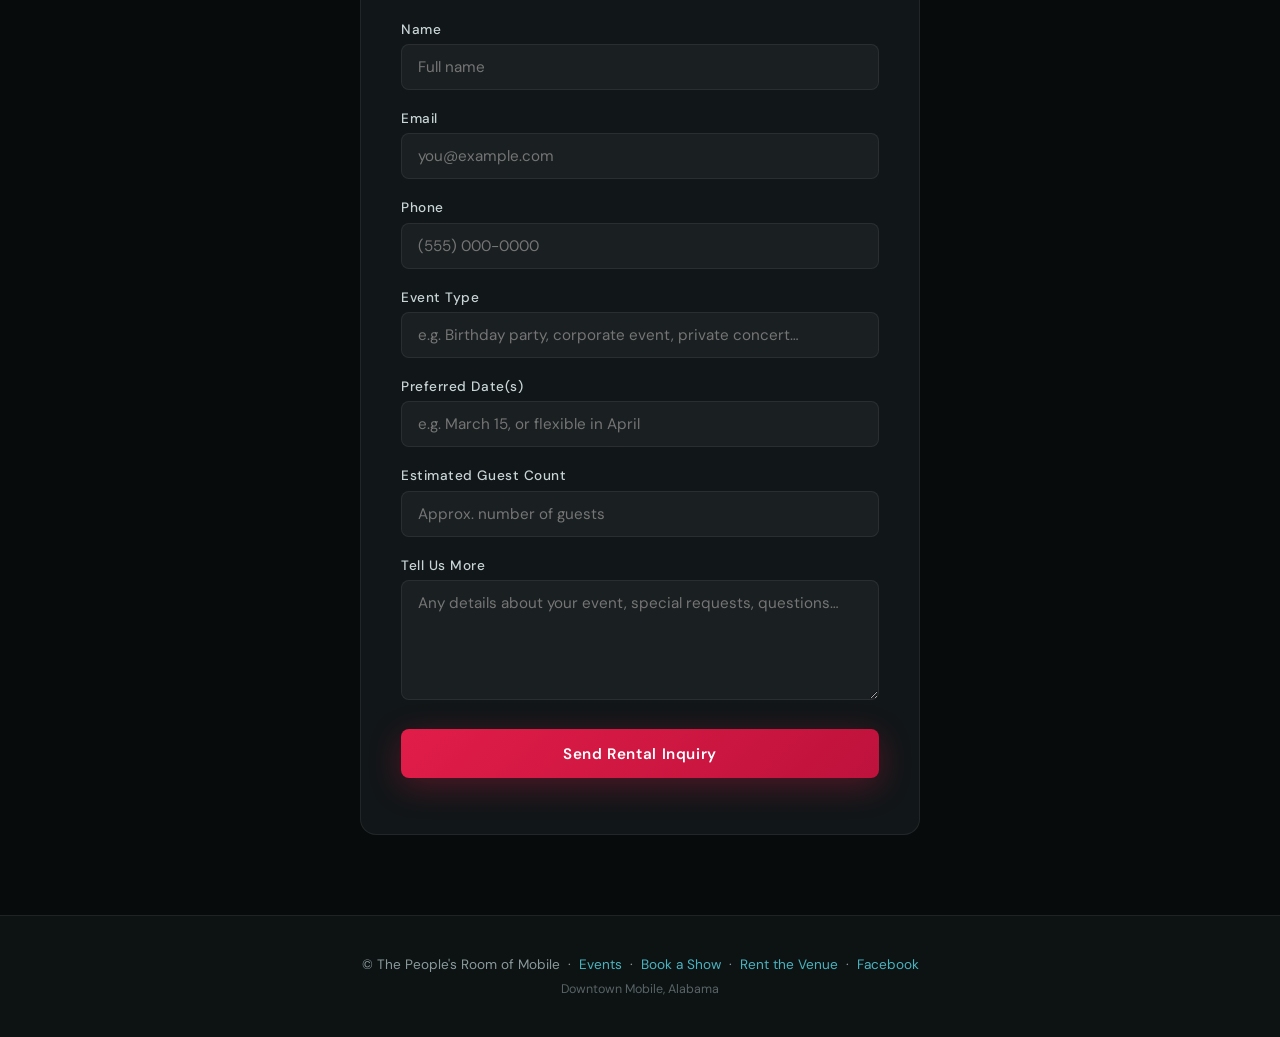
<file: venue.html>
<!DOCTYPE html>
<html lang="en">
<head>
  <meta charset="UTF-8" />
  <meta name="viewport" content="width=device-width, initial-scale=1.0"/>
  <link rel="stylesheet" href="styles.css">
  <title>Rent the Venue | The People's Room</title>
</head>
<body>

<nav>
  <a href="index.html" class="nav-logo">
    <img src="pics/peoplesroomlogo.png" alt="The People's Room of Mobile" class="nav-logo-img">
  </a>
  <ul class="nav-links">
    <li><a href="events.html">Events</a></li>
    <li><a href="venue.html" class="active">Rent the Venue</a></li>
    <li><a href="https://www.facebook.com/ThePeoplesRoomMobile" target="_blank" rel="noopener" aria-label="Facebook" class="icon-link">
      <svg xmlns="http://www.w3.org/2000/svg" width="18" height="18" viewBox="0 0 24 24" fill="currentColor" style="display:block;">
        <path d="M24 12.073C24 5.405 18.627 0 12 0S0 5.405 0 12.073C0 18.1 4.388 23.094 10.125 24v-8.437H7.078v-3.49h3.047V9.41c0-3.025 1.792-4.697 4.533-4.697 1.312 0 2.686.235 2.686.235v2.97h-1.513c-1.491 0-1.956.93-1.956 1.886v2.268h3.328l-.532 3.49h-2.796V24C19.612 23.094 24 18.1 24 12.073z"/>
      </svg>
    </a></li>
    <li><a href="booking.html" class="cta">Book a Show</a></li>
  </ul>
</nav>

<!-- PAGE HERO -->
<div class="page-hero">
  <p class="section-label">Private Events</p>
  <h1>Rent <em>The People's Room</em></h1>
  <p>Birthdays, corporate events, private concerts, listening parties — bring your vision to our space.</p>
</div>

<div style="max-width:1000px;margin:0 auto;padding:0 1.5rem;">
  <div class="venue-thumbs">
    <div class="venue-thumb">
      <img src="pics/hero.jpeg" alt="Live performance at The People's Room">
      <div class="gallery-caption">An evening show in full swing</div>
    </div>
    <div class="venue-thumb">
      <img src="pics/gallery1.jpeg" alt="The People's Room interior — exposed brick and warm lighting">
      <div class="gallery-caption">Exposed brick, warm light</div>
    </div>
    <div class="venue-thumb">
      <img src="pics/gallery2.jpeg" alt="The People's Room stage set and ready">
      <div class="gallery-caption">The stage, set and ready</div>
    </div>
  </div>
</div>

<!-- PERKS -->
<section class="booking-form-section">
  <div class="section-inner">
    <div class="reveal" style="max-width:560px;margin:0 auto;text-align:center;">
      <p class="section-label">The Space</p>
      <h2 class="section-title" style="margin-bottom:1.25rem;">An Unforgettable Setting</h2>
      <p class="section-desc" style="margin-bottom:2rem;max-width:100%;">The People's Room is a one-of-a-kind intimate venue in the heart of Downtown Mobile — perfect for events that deserve more than a generic banquet hall.</p>
    </div>
    <ul class="booking-perks reveal" style="max-width:480px;margin:0 auto;">
      <li>Intimate downtown Mobile location</li>
      <li>Professional sound system included</li>
      <li>Flexible layout for your event</li>
      <li>Perfect for 20–100 guests</li>
      <li>Available evenings &amp; weekends</li>
      <li>Private bar options available</li>
    </ul>
  </div>
</section>

<!-- FORM -->
<section style="padding-top:0;">
  <div class="section-inner">
    <h2 class="section-title reveal" style="text-align:center;margin-bottom:0.5rem;">Send Us an Inquiry</h2>
    <p class="section-desc reveal" style="text-align:center;margin:0 auto 2rem;">Fill out the form below and we'll get back to you to discuss availability and details.</p>
    <div class="form-card reveal" style="max-width:560px;margin:0 auto;">
      <form id="venueForm">
        <label>Name</label>
        <input type="text" name="name" required placeholder="Full name" />

        <label>Email</label>
        <input type="email" name="email" required placeholder="you@example.com" />

        <label>Phone</label>
        <input type="tel" name="phone" placeholder="(555) 000-0000" />

        <label>Event Type</label>
        <input type="text" name="eventType" placeholder="e.g. Birthday party, corporate event, private concert…" />

        <label>Preferred Date(s)</label>
        <input type="text" name="dates" placeholder="e.g. March 15, or flexible in April" />

        <label>Estimated Guest Count</label>
        <input type="text" name="guestCount" placeholder="Approx. number of guests" />

        <label>Tell Us More</label>
        <textarea name="message" placeholder="Any details about your event, special requests, questions…"></textarea>

        <button type="submit">Send Rental Inquiry</button>
        <div class="form-status" id="status"></div>
      </form>
    </div>
  </div>
</section>

<footer>
  <p>
    © The People's Room of Mobile &nbsp;·&nbsp;
    <a href="events.html">Events</a> &nbsp;·&nbsp;
    <a href="booking.html">Book a Show</a> &nbsp;·&nbsp;
    <a href="venue.html">Rent the Venue</a> &nbsp;·&nbsp;
    <a href="https://www.facebook.com/ThePeoplesRoomMobile" target="_blank" rel="noopener">Facebook</a>
  </p>
  <p style="margin-top:0.5rem;font-size:0.78rem;opacity:0.6;">Downtown Mobile, Alabama</p>
</footer>

<script>
  const WORKER_URL = "https://peoplesroomshows.therealstevenmann.workers.dev";
  const form = document.getElementById("venueForm");
  const status = document.getElementById("status");

  form.addEventListener("submit", async (e) => {
    e.preventDefault();
    status.textContent = "Sending…";
    status.className = "form-status";

    const payload = {
      artistName: form.name.value,      // worker uses this for the subject line
      email:      form.email.value,
      phone:      form.phone.value,
      message: [
        form.eventType.value  ? "Event type: "    + form.eventType.value  : "",
        form.dates.value      ? "Preferred dates: "+ form.dates.value      : "",
        form.guestCount.value ? "Guest count: "   + form.guestCount.value  : "",
        form.message.value    ? "\n"              + form.message.value    : "",
      ].filter(Boolean).join("\n"),
      _subject: "New Venue Rental Inquiry: " + form.name.value,
    };

    try {
      const res = await fetch(WORKER_URL, {
        method: "POST",
        headers: { "Content-Type": "application/json" },
        body: JSON.stringify(payload),
      });
      if (res.ok) {
        status.textContent = "Inquiry sent! We'll be in touch soon.";
        status.className = "form-status success";
        form.reset();
      } else { throw new Error(); }
    } catch {
      status.textContent = "Something went wrong. Please try again later.";
      status.className = "form-status error";
    }
  });
</script>

<script>
  const reveals = document.querySelectorAll('.reveal');
  const io = new IntersectionObserver((entries) => {
    entries.forEach(e => {
      if (e.isIntersecting) { e.target.classList.add('visible'); io.unobserve(e.target); }
    });
  }, { threshold: 0.12 });
  reveals.forEach(el => io.observe(el));
</script>

</body>
</html>
</file>
<file: styles.css>
/* ============================================================
   THE PEOPLE'S ROOM OF MOBILE — Global Stylesheet
   ============================================================ */

@import url('https://fonts.googleapis.com/css2?family=Playfair+Display:ital,wght@0,400;0,700;1,400&family=DM+Sans:wght@300;400;500&display=swap');

/* ── TOKENS ── */
:root {
  --teal:       #1e6f7a;
  --teal-light: #4ab3c0;
  --red:        #e11d48;
  --red-dark:   #be123c;
  --bg:         #080b0b;
  --bg2:        #0d1213;
  --surface:    #111618;
  --border:     rgba(255,255,255,0.07);
  --text:       #eaeaea;
  --muted:      #8a9a9c;
}

/* ── RESET ── */
*, *::before, *::after { box-sizing: border-box; margin: 0; padding: 0; }
html  { scroll-behavior: smooth; }

body {
  font-family: 'DM Sans', sans-serif;
  background: var(--bg);
  color: var(--text);
  overflow-x: hidden;
}

/* ── NAV ── */
nav {
  position: fixed;
  top: 0; left: 0; right: 0;
  z-index: 100;
  display: flex;
  align-items: center;
  justify-content: space-between;
  padding: 1.1rem 2rem;
  background: rgba(8,11,11,0.85);
  backdrop-filter: blur(14px);
  border-bottom: 1px solid var(--border);
}

.nav-logo {
  display: flex;
  align-items: center;
  text-decoration: none;
}

.nav-logo-img {
  height: 40px;
  width: 40px;
  object-fit: contain;
  border-radius: 6px;
}

.nav-links {
  display: flex;
  gap: 0.25rem;
  list-style: none;
}

.nav-links a {
  color: var(--muted);
  text-decoration: none;
  font-size: 0.875rem;
  font-weight: 500;
  letter-spacing: 0.04em;
  padding: 0.45rem 0.9rem;
  border-radius: 6px;
  transition: color 0.2s, background 0.2s;
}

.nav-links a:hover,
.nav-links a.active {
  color: #fff;
  background: rgba(255,255,255,0.06);
}

.nav-links a.icon-link {
  display: flex;
  align-items: center;
  padding: 0.45rem 0.6rem;
  color: var(--muted);
}

.nav-links a.icon-link:hover {
  color: #fff;
  background: rgba(255,255,255,0.06);
}


  background: var(--red);
  color: #fff;
  padding: 0.45rem 1rem;
}

.nav-links a.cta:hover {
  background: #ff2d55;
}

/* ── BUTTONS ── */
.btn-primary {
  display: inline-block;
  padding: 0.85rem 1.75rem;
  background: linear-gradient(135deg, var(--teal), #156070);
  color: #fff;
  text-decoration: none;
  border-radius: 8px;
  font-size: 0.925rem;
  font-weight: 500;
  letter-spacing: 0.04em;
  box-shadow: 0 8px 32px rgba(30,111,122,0.35);
  transition: all 0.25s ease;
}

.btn-primary:hover {
  transform: translateY(-3px);
  box-shadow: 0 16px 48px rgba(30,111,122,0.45);
}

.btn-ghost {
  display: inline-block;
  padding: 0.85rem 1.75rem;
  border: 1px solid rgba(255,255,255,0.18);
  color: var(--text);
  text-decoration: none;
  border-radius: 8px;
  font-size: 0.925rem;
  font-weight: 500;
  letter-spacing: 0.04em;
  transition: all 0.25s ease;
}

.btn-ghost:hover {
  background: rgba(255,255,255,0.06);
  border-color: rgba(255,255,255,0.3);
  transform: translateY(-3px);
}

.btn-red {
  display: inline-block;
  padding: 0.9rem 2rem;
  background: linear-gradient(135deg, var(--red), var(--red-dark));
  color: #fff;
  text-decoration: none;
  border-radius: 8px;
  font-size: 0.925rem;
  font-weight: 500;
  letter-spacing: 0.04em;
  box-shadow: 0 8px 32px rgba(225,29,72,0.3);
  transition: all 0.25s ease;
}

.btn-red:hover {
  transform: translateY(-3px);
  box-shadow: 0 16px 48px rgba(225,29,72,0.45);
}

/* ── SECTION SHARED ── */
section {
  padding: 5rem 1.5rem;
}

.section-inner {
  max-width: 1000px;
  margin: 0 auto;
}

.section-label {
  font-size: 0.7rem;
  letter-spacing: 0.22em;
  text-transform: uppercase;
  color: var(--teal-light);
  margin-bottom: 0.75rem;
}

.section-title {
  font-family: 'Playfair Display', serif;
  font-size: clamp(2rem, 4vw, 3rem);
  line-height: 1.15;
  margin-bottom: 1rem;
}

.section-desc {
  color: var(--muted);
  font-size: 1rem;
  line-height: 1.75;
  max-width: 520px;
  font-weight: 300;
}

/* ── HERO ── */
.hero {
  min-height: 100vh;
  display: flex;
  flex-direction: column;
  align-items: center;
  justify-content: center;
  text-align: center;
  padding: 6rem 1.5rem 4rem;
  position: relative;
  overflow: hidden;
}

.hero::before {
  content: '';
  position: absolute;
  inset: 0;
  background:
    radial-gradient(ellipse 80% 60% at 50% 0%, rgba(30,111,122,0.18) 0%, transparent 70%),
    radial-gradient(ellipse 50% 40% at 80% 80%, rgba(225,29,72,0.07) 0%, transparent 60%);
  pointer-events: none;
}

.hero::after {
  content: '';
  position: absolute;
  inset: 0;
  background-image: url("data:image/svg+xml,%3Csvg viewBox='0 0 200 200' xmlns='http://www.w3.org/2000/svg'%3E%3Cfilter id='n'%3E%3CfeTurbulence type='fractalNoise' baseFrequency='0.9' numOctaves='4' stitchTiles='stitch'/%3E%3C/filter%3E%3Crect width='100%25' height='100%25' filter='url(%23n)' opacity='0.035'/%3E%3C/svg%3E");
  background-size: 200px 200px;
  opacity: 0.4;
  pointer-events: none;
}

.hero-eyebrow {
  font-size: 0.7rem;
  font-weight: 500;
  letter-spacing: 0.25em;
  text-transform: uppercase;
  color: var(--teal-light);
  margin-bottom: 1.5rem;
  position: relative;
  display: flex;
  align-items: center;
  gap: 0.75rem;
  animation: fadeUp 0.8s ease both;
}

.hero-eyebrow::before,
.hero-eyebrow::after {
  content: '';
  display: inline-block;
  width: 32px;
  height: 1px;
  background: var(--teal-light);
  opacity: 0.5;
}

.hero h1 {
  font-family: 'Playfair Display', serif;
  font-size: clamp(3rem, 8vw, 6.5rem);
  line-height: 1.0;
  letter-spacing: -0.02em;
  font-weight: 700;
  position: relative;
  animation: fadeUp 0.8s 0.1s ease both;
}

.hero h1 em {
  font-style: italic;
  color: var(--teal-light);
}

.hero-sub {
  margin-top: 1.5rem;
  font-size: 1.1rem;
  color: var(--muted);
  max-width: 480px;
  line-height: 1.7;
  font-weight: 300;
  position: relative;
  animation: fadeUp 0.8s 0.2s ease both;
}

.hero-actions {
  margin-top: 2.5rem;
  display: flex;
  gap: 1rem;
  flex-wrap: wrap;
  justify-content: center;
  position: relative;
  animation: fadeUp 0.8s 0.3s ease both;
}

.scroll-hint {
  margin-top: 4rem;
  position: relative;
  display: flex;
  flex-direction: column;
  align-items: center;
  gap: 0.5rem;
  color: var(--muted);
  font-size: 0.75rem;
  letter-spacing: 0.1em;
  text-transform: uppercase;
  animation: fadeUp 0.8s 0.5s ease both;
}

.scroll-line {
  width: 1px;
  height: 48px;
  background: linear-gradient(to bottom, var(--muted), transparent);
  animation: scrollPulse 2s ease-in-out infinite;
}

/* ── PAGE HERO (inner pages) ── */
.page-hero {
  padding: 8rem 1.5rem 4rem;
  text-align: center;
  position: relative;
  overflow: hidden;
}

.page-hero::before {
  content: '';
  position: absolute;
  inset: 0;
  background: radial-gradient(ellipse 70% 60% at 50% 0%, rgba(30,111,122,0.14) 0%, transparent 70%);
  pointer-events: none;
}

.page-hero h1 {
  font-family: 'Playfair Display', serif;
  font-size: clamp(2.5rem, 6vw, 4.5rem);
  line-height: 1.1;
  letter-spacing: -0.02em;
}

.page-hero h1 em {
  font-style: italic;
  color: var(--teal-light);
}

.page-hero p {
  color: var(--muted);
  font-size: 1.05rem;
  margin-top: 1rem;
  font-weight: 300;
}

/* ── ABOUT STRIP ── */
.about-strip {
  background: var(--bg2);
  border-top: 1px solid var(--border);
  border-bottom: 1px solid var(--border);
  padding: 3rem 1.5rem;
  text-align: center;
}

.about-strip p {
  max-width: 680px;
  margin: 0 auto;
  font-size: 1.2rem;
  line-height: 1.8;
  color: #c8d4d6;
  font-weight: 300;
}

.about-strip strong {
  color: #fff;
  font-weight: 500;
}

/* ── PILLARS ── */
.pillars {
  background: var(--bg);
}

.pillars-grid {
  display: grid;
  grid-template-columns: repeat(auto-fit, minmax(220px, 1fr));
  gap: 1px;
  margin-top: 3rem;
  border: 1px solid var(--border);
  border-radius: 16px;
  overflow: hidden;
}

.pillar {
  padding: 2rem 1.75rem;
  background: var(--surface);
  transition: background 0.3s;
}

.pillar:hover {
  background: #161e20;
}

.pillar-icon {
  font-size: 1.75rem;
  margin-bottom: 1rem;
  display: block;
}

.pillar h3 {
  font-family: 'Playfair Display', serif;
  font-size: 1.1rem;
  margin-bottom: 0.5rem;
}

.pillar p {
  color: var(--muted);
  font-size: 0.9rem;
  line-height: 1.65;
  font-weight: 300;
}

/* ── EVENTS CTA STRIP ── */
.events-cta {
  background: var(--bg2);
  border-top: 1px solid var(--border);
  border-bottom: 1px solid var(--border);
}

.events-cta-inner {
  max-width: 1000px;
  margin: 0 auto;
  display: grid;
  grid-template-columns: 1fr auto;
  align-items: center;
  gap: 2rem;
}

.event-preview {
  display: flex;
  align-items: center;
  gap: 1.5rem;
  background: var(--surface);
  border: 1px solid var(--border);
  border-radius: 12px;
  padding: 1.5rem;
  margin-top: 1.5rem;
  transition: border-color 0.3s;
  text-decoration: none;
  color: inherit;
}

.event-preview:hover {
  border-color: rgba(30,111,122,0.4);
}

.event-dot {
  width: 10px;
  height: 10px;
  border-radius: 50%;
  background: var(--red);
  flex-shrink: 0;
  box-shadow: 0 0 12px rgba(225,29,72,0.6);
  animation: pulse 2s ease-in-out infinite;
}

.event-info p {
  font-size: 0.8rem;
  color: var(--muted);
  letter-spacing: 0.06em;
  text-transform: uppercase;
}

.event-info strong {
  font-size: 1rem;
  font-family: 'Playfair Display', serif;
  font-weight: 400;
}

/* ── CALENDAR ── */
.calendar-wrapper {
  position: relative;
  width: 100%;
  padding-bottom: 85%;
  height: 0;
  overflow: hidden;
  border-radius: 18px;
  background: radial-gradient(circle at top, #111, #000);
  border: 1px solid var(--border);
  box-shadow:
    inset 0 0 40px rgba(0,0,0,0.5),
    0 30px 70px rgba(0,0,0,0.7);
}

.calendar-wrapper iframe {
  position: absolute;
  width: 100%;
  height: 100%;
  border: none;
}

.calendar-note {
  margin-top: 1rem;
  text-align: center;
  color: var(--muted);
  font-size: 0.9rem;
  font-style: italic;
}

/* ── BOOKING CARD ── */
.booking-callout {
  background: var(--bg);
}

.booking-card {
  background: linear-gradient(135deg, #0d1f22, #0a1516);
  border: 1px solid rgba(30,111,122,0.3);
  border-radius: 20px;
  padding: 3rem 2.5rem;
  display: grid;
  grid-template-columns: 1fr 1fr;
  gap: 3rem;
  align-items: center;
}

.booking-card h2 {
  font-family: 'Playfair Display', serif;
  font-size: clamp(1.75rem, 3vw, 2.5rem);
  line-height: 1.2;
  margin-bottom: 1rem;
}

.booking-card p {
  color: var(--muted);
  font-size: 0.95rem;
  line-height: 1.75;
  font-weight: 300;
  margin-bottom: 1.75rem;
}

.booking-perks {
  list-style: none;
  display: flex;
  flex-direction: column;
  gap: 0.85rem;
}

.booking-perks li {
  display: flex;
  align-items: center;
  gap: 0.75rem;
  font-size: 0.9rem;
  color: #c8d4d6;
}

.booking-perks li::before {
  content: '';
  display: inline-block;
  width: 20px;
  height: 20px;
  border-radius: 50%;
  background: rgba(30,111,122,0.2);
  border: 1px solid rgba(30,111,122,0.5);
  flex-shrink: 0;
  background-image: url("data:image/svg+xml,%3Csvg xmlns='http://www.w3.org/2000/svg' viewBox='0 0 20 20' fill='%234ab3c0'%3E%3Cpath fill-rule='evenodd' d='M16.704 4.153a.75.75 0 0 1 .143 1.052l-8 10.5a.75.75 0 0 1-1.127.075l-4.5-4.5a.75.75 0 0 1 1.06-1.06l3.894 3.893 7.48-9.817a.75.75 0 0 1 1.05-.143Z' clip-rule='evenodd' /%3E%3C/svg%3E");
  background-repeat: no-repeat;
  background-position: center;
  background-size: 12px;
}

/* ── BOOKING FORM ── */
.booking-form-section {
  background: var(--bg2);
  border-top: 1px solid var(--border);
}

.form-card {
  background: var(--surface);
  border: 1px solid var(--border);
  border-radius: 16px;
  padding: 2.5rem;
  max-width: 560px;
}

.form-card label {
  display: block;
  margin: 1.25rem 0 0.4rem;
  font-size: 0.85rem;
  font-weight: 500;
  letter-spacing: 0.04em;
  color: #c8d4d6;
}

.form-card input,
.form-card textarea {
  width: 100%;
  padding: 0.75rem 1rem;
  border-radius: 8px;
  border: 1px solid var(--border);
  background: rgba(255,255,255,0.04);
  color: var(--text);
  font-family: 'DM Sans', sans-serif;
  font-size: 0.95rem;
  transition: border-color 0.2s;
}

.form-card input:focus,
.form-card textarea:focus {
  outline: none;
  border-color: var(--teal-light);
}

.form-card textarea {
  min-height: 120px;
  resize: vertical;
}

.form-card button[type="submit"] {
  margin-top: 1.5rem;
  width: 100%;
  padding: 0.9rem;
  background: linear-gradient(135deg, var(--red), var(--red-dark));
  border: none;
  border-radius: 8px;
  font-family: 'DM Sans', sans-serif;
  font-size: 0.95rem;
  font-weight: 600;
  color: #fff;
  cursor: pointer;
  letter-spacing: 0.04em;
  box-shadow: 0 8px 32px rgba(225,29,72,0.3);
  transition: all 0.25s ease;
}

.form-card button[type="submit"]:hover {
  transform: translateY(-2px);
  box-shadow: 0 14px 40px rgba(225,29,72,0.45);
}

.form-status {
  margin-top: 1rem;
  font-size: 0.875rem;
  color: var(--muted);
}

.form-status.success { color: #4caf50; }
.form-status.error   { color: #ff6b6b; }

/* ── FOOTER ── */
footer {
  background: var(--bg2);
  border-top: 1px solid var(--border);
  padding: 2.5rem 1.5rem;
  text-align: center;
}

footer p {
  color: var(--muted);
  font-size: 0.85rem;
}

footer a {
  color: var(--teal-light);
  text-decoration: none;
}

footer a:hover {
  text-decoration: underline;
}

/* ── ANIMATIONS ── */
@keyframes fadeUp {
  from { opacity: 0; transform: translateY(24px); }
  to   { opacity: 1; transform: translateY(0); }
}

@keyframes scrollPulse {
  0%, 100% { opacity: 0.4; transform: scaleY(1); }
  50%       { opacity: 1;   transform: scaleY(1.1); }
}

@keyframes pulse {
  0%, 100% { box-shadow: 0 0 8px  rgba(225,29,72,0.5); }
  50%       { box-shadow: 0 0 20px rgba(225,29,72,0.9); }
}

.reveal {
  opacity: 0;
  transform: translateY(30px);
  transition: opacity 0.7s ease, transform 0.7s ease;
}

.reveal.visible {
  opacity: 1;
  transform: translateY(0);
}

/* ── RESPONSIVE ── */
@media (max-width: 680px) {
  .booking-card      { grid-template-columns: 1fr; gap: 2rem; }
  .events-cta-inner  { grid-template-columns: 1fr; }
  nav                { padding: 1rem 1.25rem; }
}
</file>
